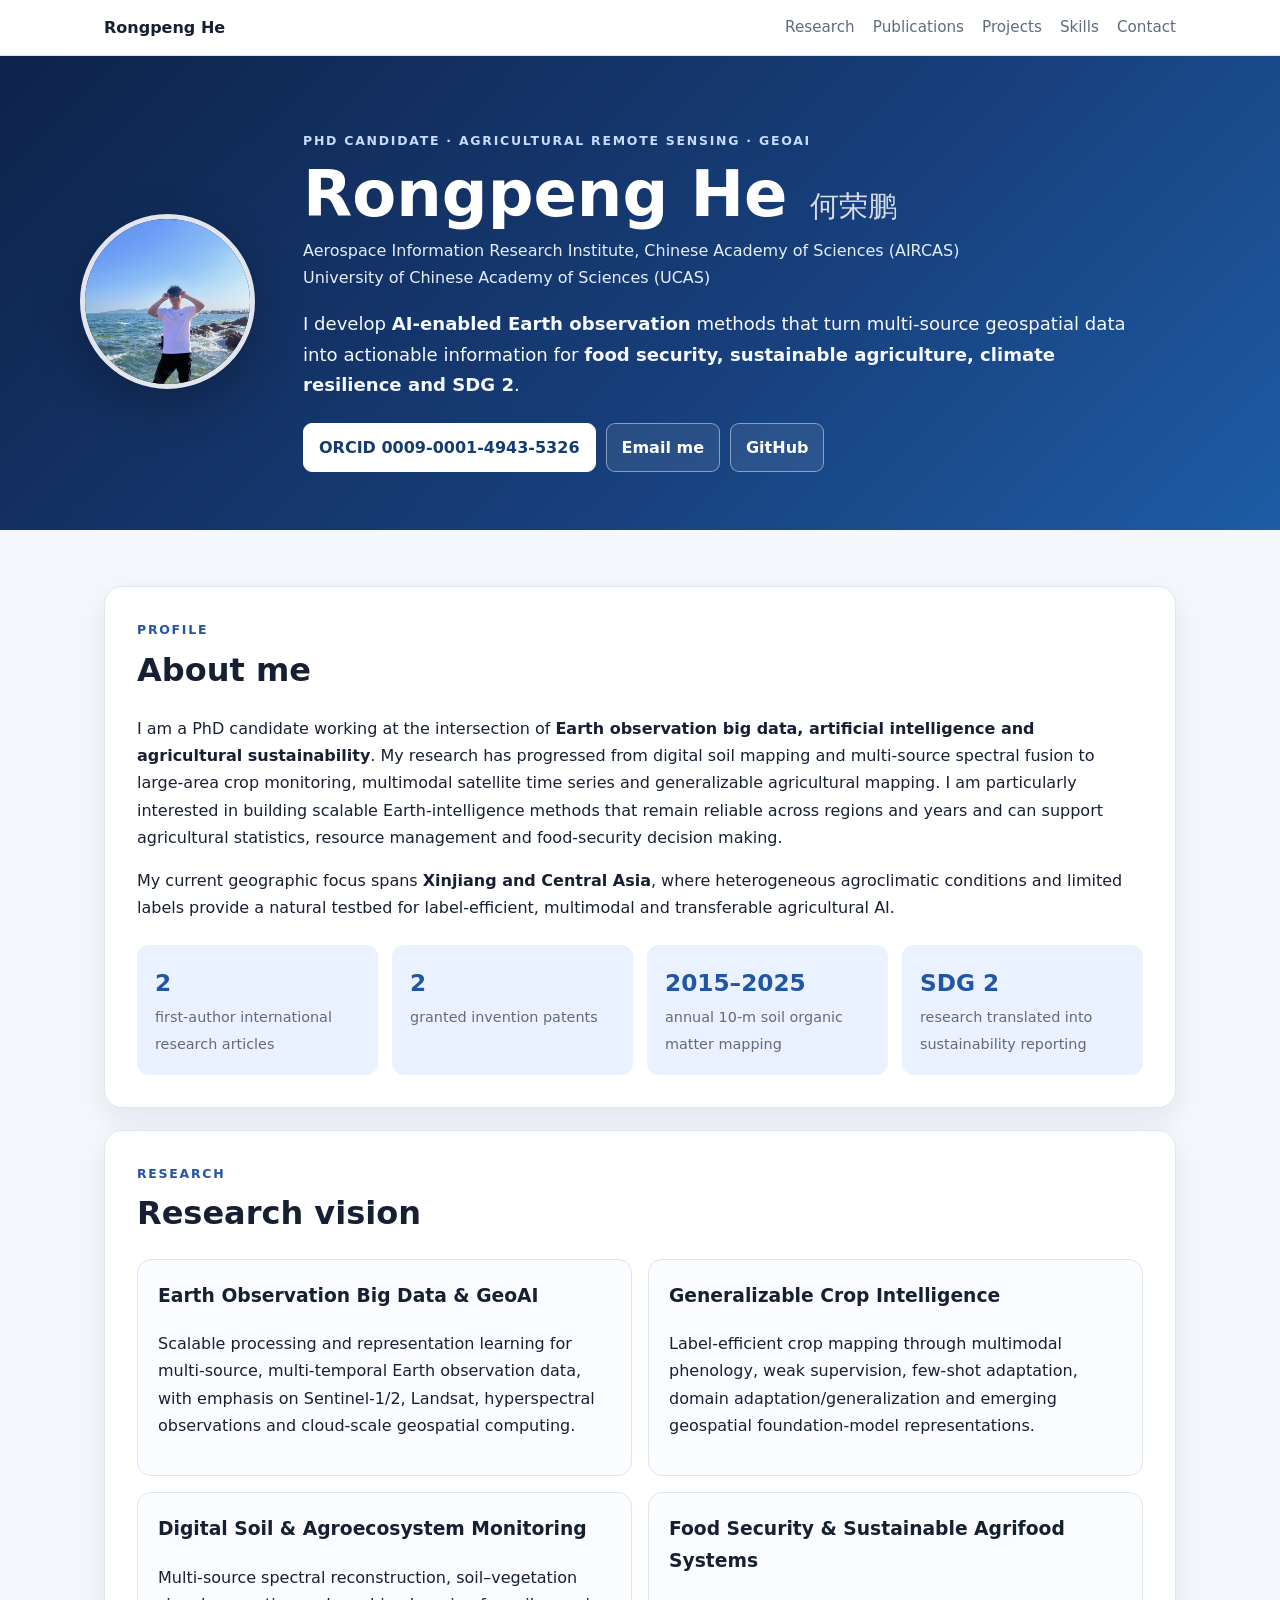
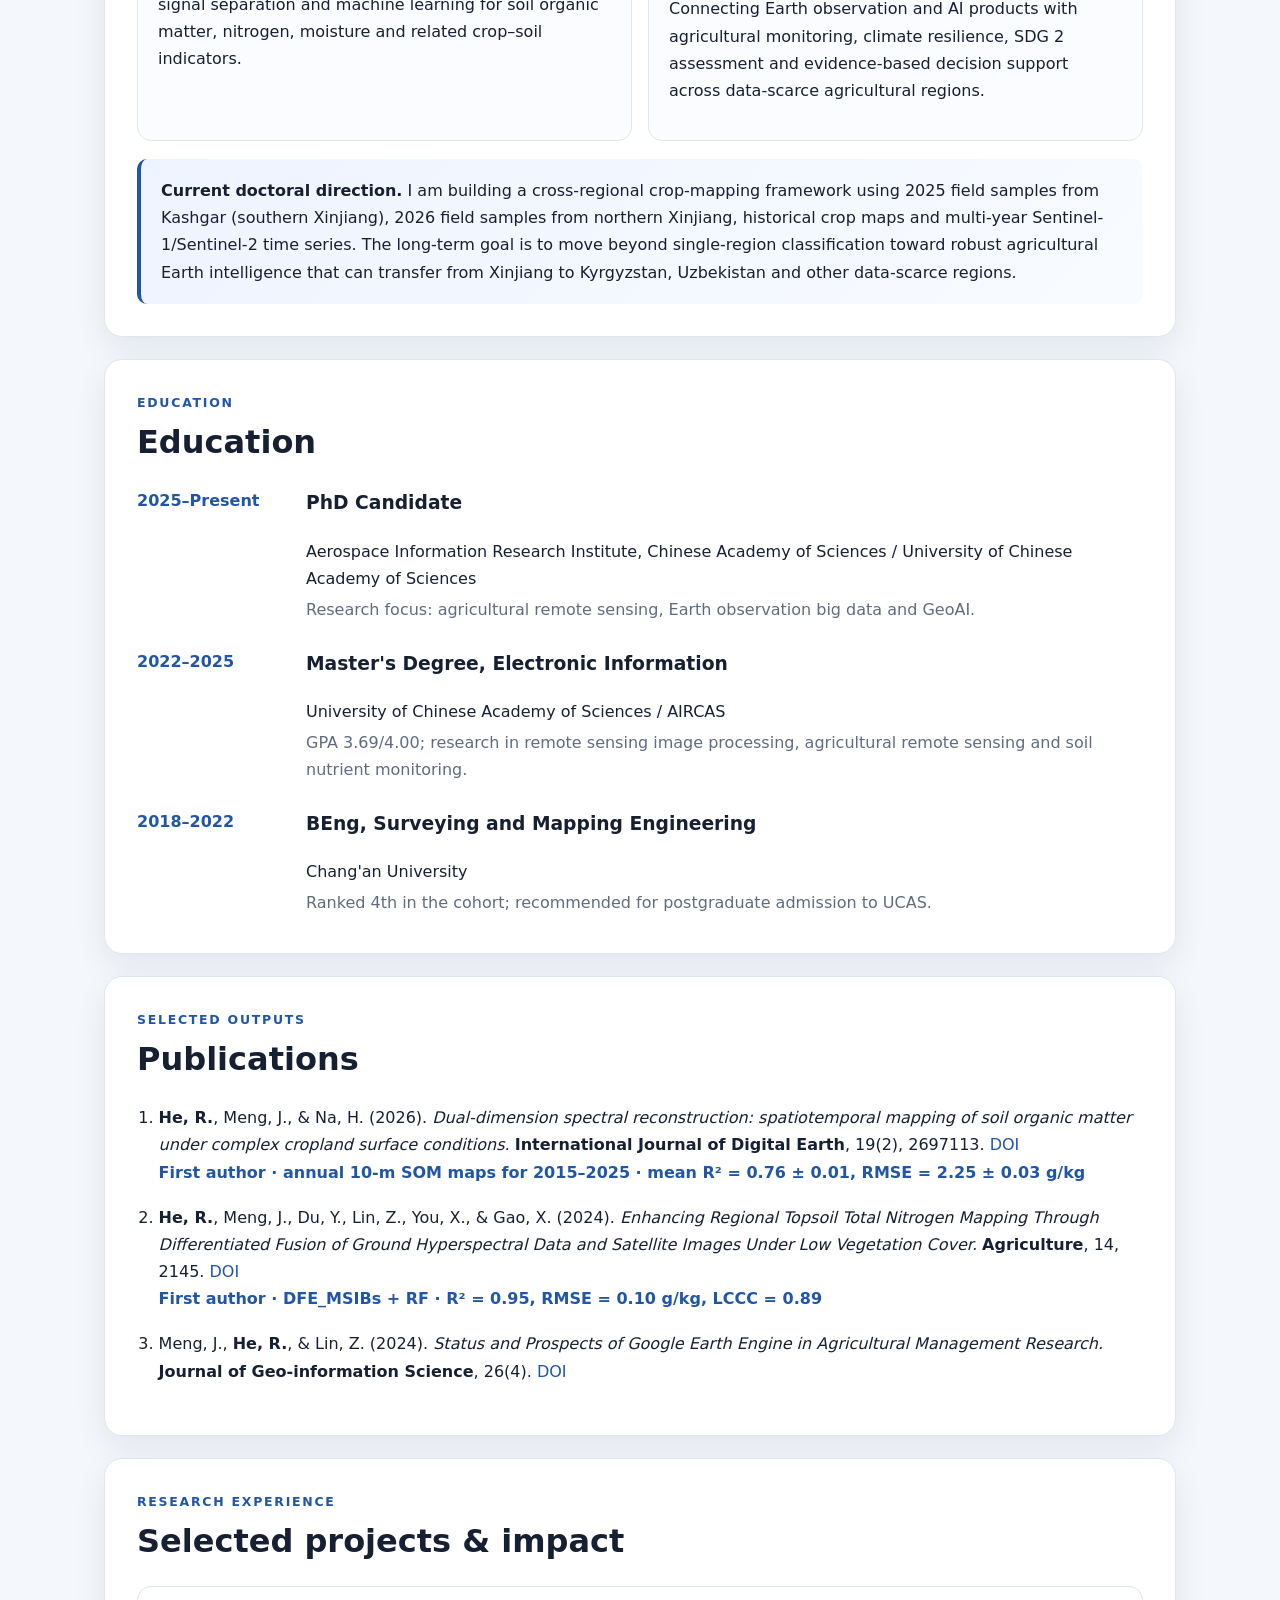
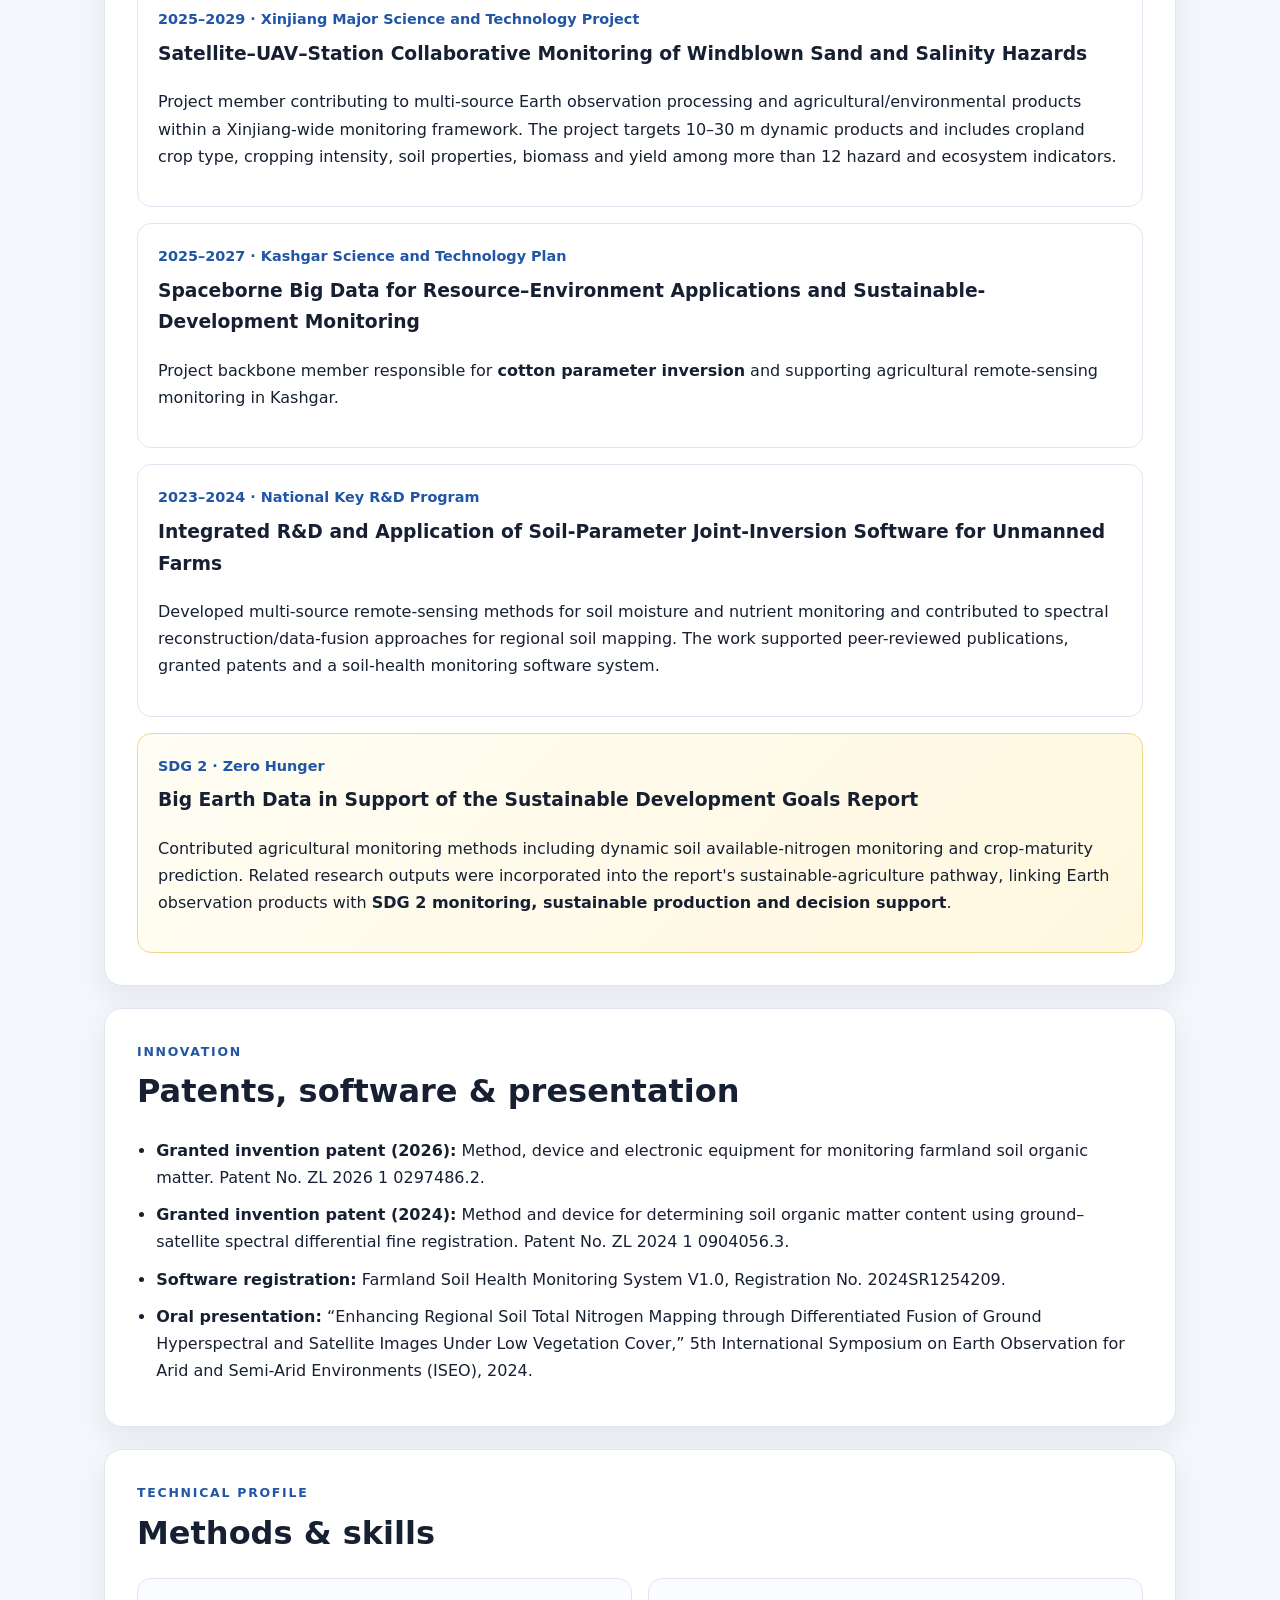
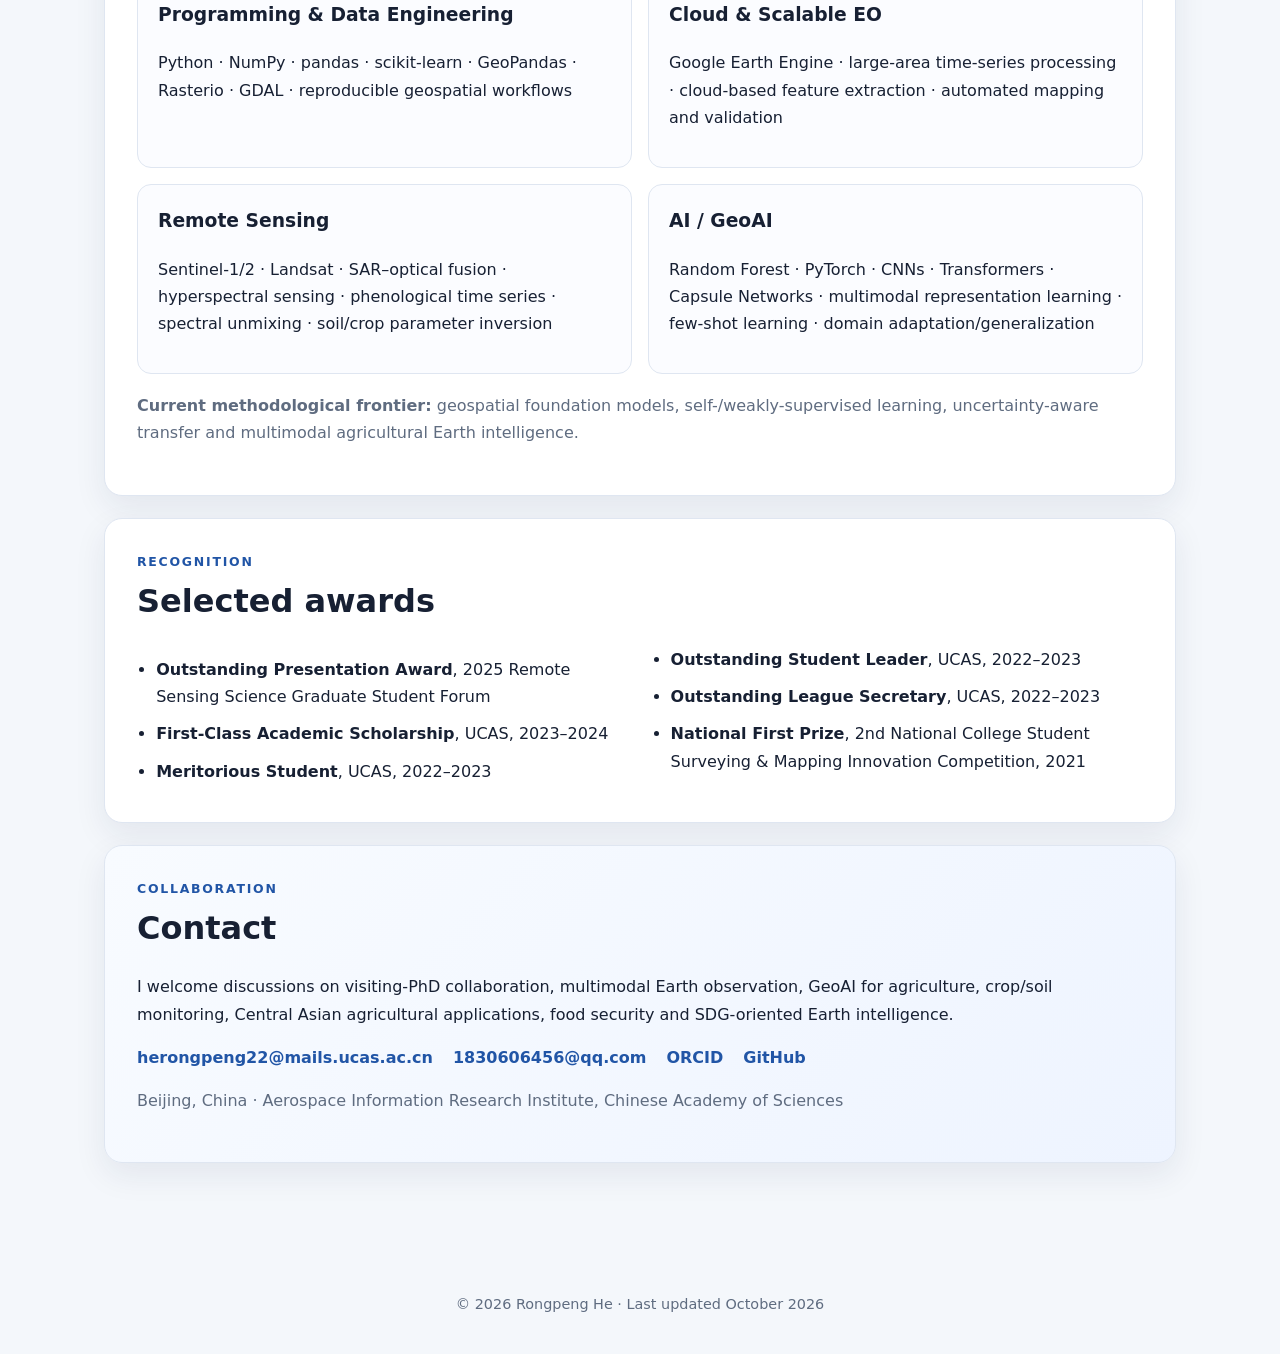
<file: index.html>
<!DOCTYPE html>
<html lang="en">
<head>
  <meta charset="UTF-8">
  <meta name="viewport" content="width=device-width, initial-scale=1.0">
  <meta name="description" content="Academic homepage of Rongpeng He, PhD candidate at the Aerospace Information Research Institute, Chinese Academy of Sciences and University of Chinese Academy of Sciences. Research: Earth observation, GeoAI, agricultural remote sensing, food security and sustainable agrifood systems.">
  <meta name="keywords" content="Rongpeng He, agricultural remote sensing, Earth observation, GeoAI, crop mapping, digital soil mapping, food security, SDG 2, sustainable agriculture, Sentinel, Google Earth Engine">
  <meta name="author" content="Rongpeng He">
  <title>Rongpeng He | Earth Observation · GeoAI · Sustainable Agriculture</title>
  <link rel="stylesheet" href="styles.css">
</head>
<body>
  <nav class="topnav" aria-label="Primary navigation">
    <div class="nav-inner">
      <a class="brand" href="#top">Rongpeng He</a>
      <div class="nav-links">
        <a href="#research">Research</a>
        <a href="#publications">Publications</a>
        <a href="#projects">Projects</a>
        <a href="#skills">Skills</a>
        <a href="#contact">Contact</a>
      </div>
    </div>
  </nav>

  <header id="top" class="hero">
    <div class="hero-inner">
      <img src="profile.jpg" alt="Portrait of Rongpeng He" class="profile-pic">
      <div class="hero-copy">
        <p class="eyebrow">PhD Candidate · Agricultural Remote Sensing · GeoAI</p>
        <h1>Rongpeng He <span class="cn-name">何荣鹏</span></h1>
        <p class="affiliation">Aerospace Information Research Institute, Chinese Academy of Sciences (AIRCAS)<br>University of Chinese Academy of Sciences (UCAS)</p>
        <p class="hero-statement">I develop <strong>AI-enabled Earth observation</strong> methods that turn multi-source geospatial data into actionable information for <strong>food security, sustainable agriculture, climate resilience and SDG 2</strong>.</p>
        <div class="hero-actions">
          <a class="button primary" href="https://orcid.org/0009-0001-4943-5326" target="_blank" rel="noopener">ORCID 0009-0001-4943-5326</a>
          <a class="button" href="mailto:herongpeng22@mails.ucas.ac.cn">Email me</a>
          <a class="button" href="https://github.com/Hrp1204" target="_blank" rel="noopener">GitHub</a>
        </div>
      </div>
    </div>
  </header>

  <main>
    <section class="intro section-card">
      <div class="section-heading">
        <p class="section-kicker">PROFILE</p>
        <h2>About me</h2>
      </div>
      <p>I am a PhD candidate working at the intersection of <strong>Earth observation big data, artificial intelligence and agricultural sustainability</strong>. My research has progressed from digital soil mapping and multi-source spectral fusion to large-area crop monitoring, multimodal satellite time series and generalizable agricultural mapping. I am particularly interested in building scalable Earth-intelligence methods that remain reliable across regions and years and can support agricultural statistics, resource management and food-security decision making.</p>
      <p>My current geographic focus spans <strong>Xinjiang and Central Asia</strong>, where heterogeneous agroclimatic conditions and limited labels provide a natural testbed for label-efficient, multimodal and transferable agricultural AI.</p>
      <div class="stats">
        <div><strong>2</strong><span>first-author international research articles</span></div>
        <div><strong>2</strong><span>granted invention patents</span></div>
        <div><strong>2015–2025</strong><span>annual 10-m soil organic matter mapping</span></div>
        <div><strong>SDG 2</strong><span>research translated into sustainability reporting</span></div>
      </div>
    </section>

    <section id="research" class="section-card">
      <div class="section-heading">
        <p class="section-kicker">RESEARCH</p>
        <h2>Research vision</h2>
      </div>
      <div class="research-grid">
        <article>
          <h3>Earth Observation Big Data & GeoAI</h3>
          <p>Scalable processing and representation learning for multi-source, multi-temporal Earth observation data, with emphasis on Sentinel-1/2, Landsat, hyperspectral observations and cloud-scale geospatial computing.</p>
        </article>
        <article>
          <h3>Generalizable Crop Intelligence</h3>
          <p>Label-efficient crop mapping through multimodal phenology, weak supervision, few-shot adaptation, domain adaptation/generalization and emerging geospatial foundation-model representations.</p>
        </article>
        <article>
          <h3>Digital Soil & Agroecosystem Monitoring</h3>
          <p>Multi-source spectral reconstruction, soil–vegetation signal separation and machine learning for soil organic matter, nitrogen, moisture and related crop–soil indicators.</p>
        </article>
        <article>
          <h3>Food Security & Sustainable Agrifood Systems</h3>
          <p>Connecting Earth observation and AI products with agricultural monitoring, climate resilience, SDG 2 assessment and evidence-based decision support across data-scarce agricultural regions.</p>
        </article>
      </div>
      <div class="focus-box">
        <strong>Current doctoral direction.</strong> I am building a cross-regional crop-mapping framework using 2025 field samples from Kashgar (southern Xinjiang), 2026 field samples from northern Xinjiang, historical crop maps and multi-year Sentinel-1/Sentinel-2 time series. The long-term goal is to move beyond single-region classification toward robust agricultural Earth intelligence that can transfer from Xinjiang to Kyrgyzstan, Uzbekistan and other data-scarce regions.
      </div>
    </section>

    <section id="education" class="section-card">
      <div class="section-heading">
        <p class="section-kicker">EDUCATION</p>
        <h2>Education</h2>
      </div>
      <div class="timeline">
        <div class="timeline-item">
          <div class="time">2025–Present</div>
          <div><h3>PhD Candidate</h3><p>Aerospace Information Research Institute, Chinese Academy of Sciences / University of Chinese Academy of Sciences</p><p class="muted">Research focus: agricultural remote sensing, Earth observation big data and GeoAI.</p></div>
        </div>
        <div class="timeline-item">
          <div class="time">2022–2025</div>
          <div><h3>Master's Degree, Electronic Information</h3><p>University of Chinese Academy of Sciences / AIRCAS</p><p class="muted">GPA 3.69/4.00; research in remote sensing image processing, agricultural remote sensing and soil nutrient monitoring.</p></div>
        </div>
        <div class="timeline-item">
          <div class="time">2018–2022</div>
          <div><h3>BEng, Surveying and Mapping Engineering</h3><p>Chang'an University</p><p class="muted">Ranked 4th in the cohort; recommended for postgraduate admission to UCAS.</p></div>
        </div>
      </div>
    </section>

    <section id="publications" class="section-card">
      <div class="section-heading">
        <p class="section-kicker">SELECTED OUTPUTS</p>
        <h2>Publications</h2>
      </div>
      <ol class="publication-list">
        <li><strong>He, R.</strong>, Meng, J., & Na, H. (2026). <em>Dual-dimension spectral reconstruction: spatiotemporal mapping of soil organic matter under complex cropland surface conditions.</em> <strong>International Journal of Digital Earth</strong>, 19(2), 2697113. <a href="https://doi.org/10.1080/17538947.2026.2697113" target="_blank" rel="noopener">DOI</a><br><span class="highlight">First author · annual 10-m SOM maps for 2015–2025 · mean R² = 0.76 ± 0.01, RMSE = 2.25 ± 0.03 g/kg</span></li>
        <li><strong>He, R.</strong>, Meng, J., Du, Y., Lin, Z., You, X., & Gao, X. (2024). <em>Enhancing Regional Topsoil Total Nitrogen Mapping Through Differentiated Fusion of Ground Hyperspectral Data and Satellite Images Under Low Vegetation Cover.</em> <strong>Agriculture</strong>, 14, 2145. <a href="https://doi.org/10.3390/agriculture14122145" target="_blank" rel="noopener">DOI</a><br><span class="highlight">First author · DFE_MSIBs + RF · R² = 0.95, RMSE = 0.10 g/kg, LCCC = 0.89</span></li>
        <li>Meng, J., <strong>He, R.</strong>, & Lin, Z. (2024). <em>Status and Prospects of Google Earth Engine in Agricultural Management Research.</em> <strong>Journal of Geo-information Science</strong>, 26(4). <a href="https://doi.org/10.12082/dqxxkx.2024.230760" target="_blank" rel="noopener">DOI</a></li>
      </ol>
    </section>

    <section id="projects" class="section-card">
      <div class="section-heading">
        <p class="section-kicker">RESEARCH EXPERIENCE</p>
        <h2>Selected projects & impact</h2>
      </div>
      <div class="project-list">
        <article class="project">
          <div class="project-meta">2025–2029 · Xinjiang Major Science and Technology Project</div>
          <h3>Satellite–UAV–Station Collaborative Monitoring of Windblown Sand and Salinity Hazards</h3>
          <p>Project member contributing to multi-source Earth observation processing and agricultural/environmental products within a Xinjiang-wide monitoring framework. The project targets 10–30 m dynamic products and includes cropland crop type, cropping intensity, soil properties, biomass and yield among more than 12 hazard and ecosystem indicators.</p>
        </article>
        <article class="project">
          <div class="project-meta">2025–2027 · Kashgar Science and Technology Plan</div>
          <h3>Spaceborne Big Data for Resource–Environment Applications and Sustainable-Development Monitoring</h3>
          <p>Project backbone member responsible for <strong>cotton parameter inversion</strong> and supporting agricultural remote-sensing monitoring in Kashgar.</p>
        </article>
        <article class="project">
          <div class="project-meta">2023–2024 · National Key R&D Program</div>
          <h3>Integrated R&D and Application of Soil-Parameter Joint-Inversion Software for Unmanned Farms</h3>
          <p>Developed multi-source remote-sensing methods for soil moisture and nutrient monitoring and contributed to spectral reconstruction/data-fusion approaches for regional soil mapping. The work supported peer-reviewed publications, granted patents and a soil-health monitoring software system.</p>
        </article>
        <article class="project featured-project">
          <div class="project-meta">SDG 2 · Zero Hunger</div>
          <h3>Big Earth Data in Support of the Sustainable Development Goals Report</h3>
          <p>Contributed agricultural monitoring methods including dynamic soil available-nitrogen monitoring and crop-maturity prediction. Related research outputs were incorporated into the report's sustainable-agriculture pathway, linking Earth observation products with <strong>SDG 2 monitoring, sustainable production and decision support</strong>.</p>
        </article>
      </div>
    </section>

    <section id="patents" class="section-card">
      <div class="section-heading">
        <p class="section-kicker">INNOVATION</p>
        <h2>Patents, software & presentation</h2>
      </div>
      <ul class="clean-list">
        <li><strong>Granted invention patent (2026):</strong> Method, device and electronic equipment for monitoring farmland soil organic matter. Patent No. ZL 2026 1 0297486.2.</li>
        <li><strong>Granted invention patent (2024):</strong> Method and device for determining soil organic matter content using ground–satellite spectral differential fine registration. Patent No. ZL 2024 1 0904056.3.</li>
        <li><strong>Software registration:</strong> Farmland Soil Health Monitoring System V1.0, Registration No. 2024SR1254209.</li>
        <li><strong>Oral presentation:</strong> “Enhancing Regional Soil Total Nitrogen Mapping through Differentiated Fusion of Ground Hyperspectral and Satellite Images Under Low Vegetation Cover,” 5th International Symposium on Earth Observation for Arid and Semi-Arid Environments (ISEO), 2024.</li>
      </ul>
    </section>

    <section id="skills" class="section-card">
      <div class="section-heading">
        <p class="section-kicker">TECHNICAL PROFILE</p>
        <h2>Methods & skills</h2>
      </div>
      <div class="skill-grid">
        <div><h3>Programming & Data Engineering</h3><p>Python · NumPy · pandas · scikit-learn · GeoPandas · Rasterio · GDAL · reproducible geospatial workflows</p></div>
        <div><h3>Cloud & Scalable EO</h3><p>Google Earth Engine · large-area time-series processing · cloud-based feature extraction · automated mapping and validation</p></div>
        <div><h3>Remote Sensing</h3><p>Sentinel-1/2 · Landsat · SAR–optical fusion · hyperspectral sensing · phenological time series · spectral unmixing · soil/crop parameter inversion</p></div>
        <div><h3>AI / GeoAI</h3><p>Random Forest · PyTorch · CNNs · Transformers · Capsule Networks · multimodal representation learning · few-shot learning · domain adaptation/generalization</p></div>
      </div>
      <p class="muted method-note"><strong>Current methodological frontier:</strong> geospatial foundation models, self-/weakly-supervised learning, uncertainty-aware transfer and multimodal agricultural Earth intelligence.</p>
    </section>

    <section id="awards" class="section-card">
      <div class="section-heading">
        <p class="section-kicker">RECOGNITION</p>
        <h2>Selected awards</h2>
      </div>
      <ul class="clean-list two-col">
        <li><strong>Outstanding Presentation Award</strong>, 2025 Remote Sensing Science Graduate Student Forum</li>
        <li><strong>First-Class Academic Scholarship</strong>, UCAS, 2023–2024</li>
        <li><strong>Meritorious Student</strong>, UCAS, 2022–2023</li>
        <li><strong>Outstanding Student Leader</strong>, UCAS, 2022–2023</li>
        <li><strong>Outstanding League Secretary</strong>, UCAS, 2022–2023</li>
        <li><strong>National First Prize</strong>, 2nd National College Student Surveying & Mapping Innovation Competition, 2021</li>
      </ul>
    </section>

    <section id="contact" class="section-card contact-card">
      <div class="section-heading">
        <p class="section-kicker">COLLABORATION</p>
        <h2>Contact</h2>
      </div>
      <p>I welcome discussions on visiting-PhD collaboration, multimodal Earth observation, GeoAI for agriculture, crop/soil monitoring, Central Asian agricultural applications, food security and SDG-oriented Earth intelligence.</p>
      <div class="contact-links">
        <a href="mailto:herongpeng22@mails.ucas.ac.cn">herongpeng22@mails.ucas.ac.cn</a>
        <a href="mailto:1830606456@qq.com">1830606456@qq.com</a>
        <a href="https://orcid.org/0009-0001-4943-5326" target="_blank" rel="noopener">ORCID</a>
        <a href="https://github.com/Hrp1204" target="_blank" rel="noopener">GitHub</a>
      </div>
      <p class="muted">Beijing, China · Aerospace Information Research Institute, Chinese Academy of Sciences</p>
    </section>
  </main>

  <footer>
    <p>© 2026 Rongpeng He · Last updated October 2026</p>
  </footer>
</body>
</html>
</file>
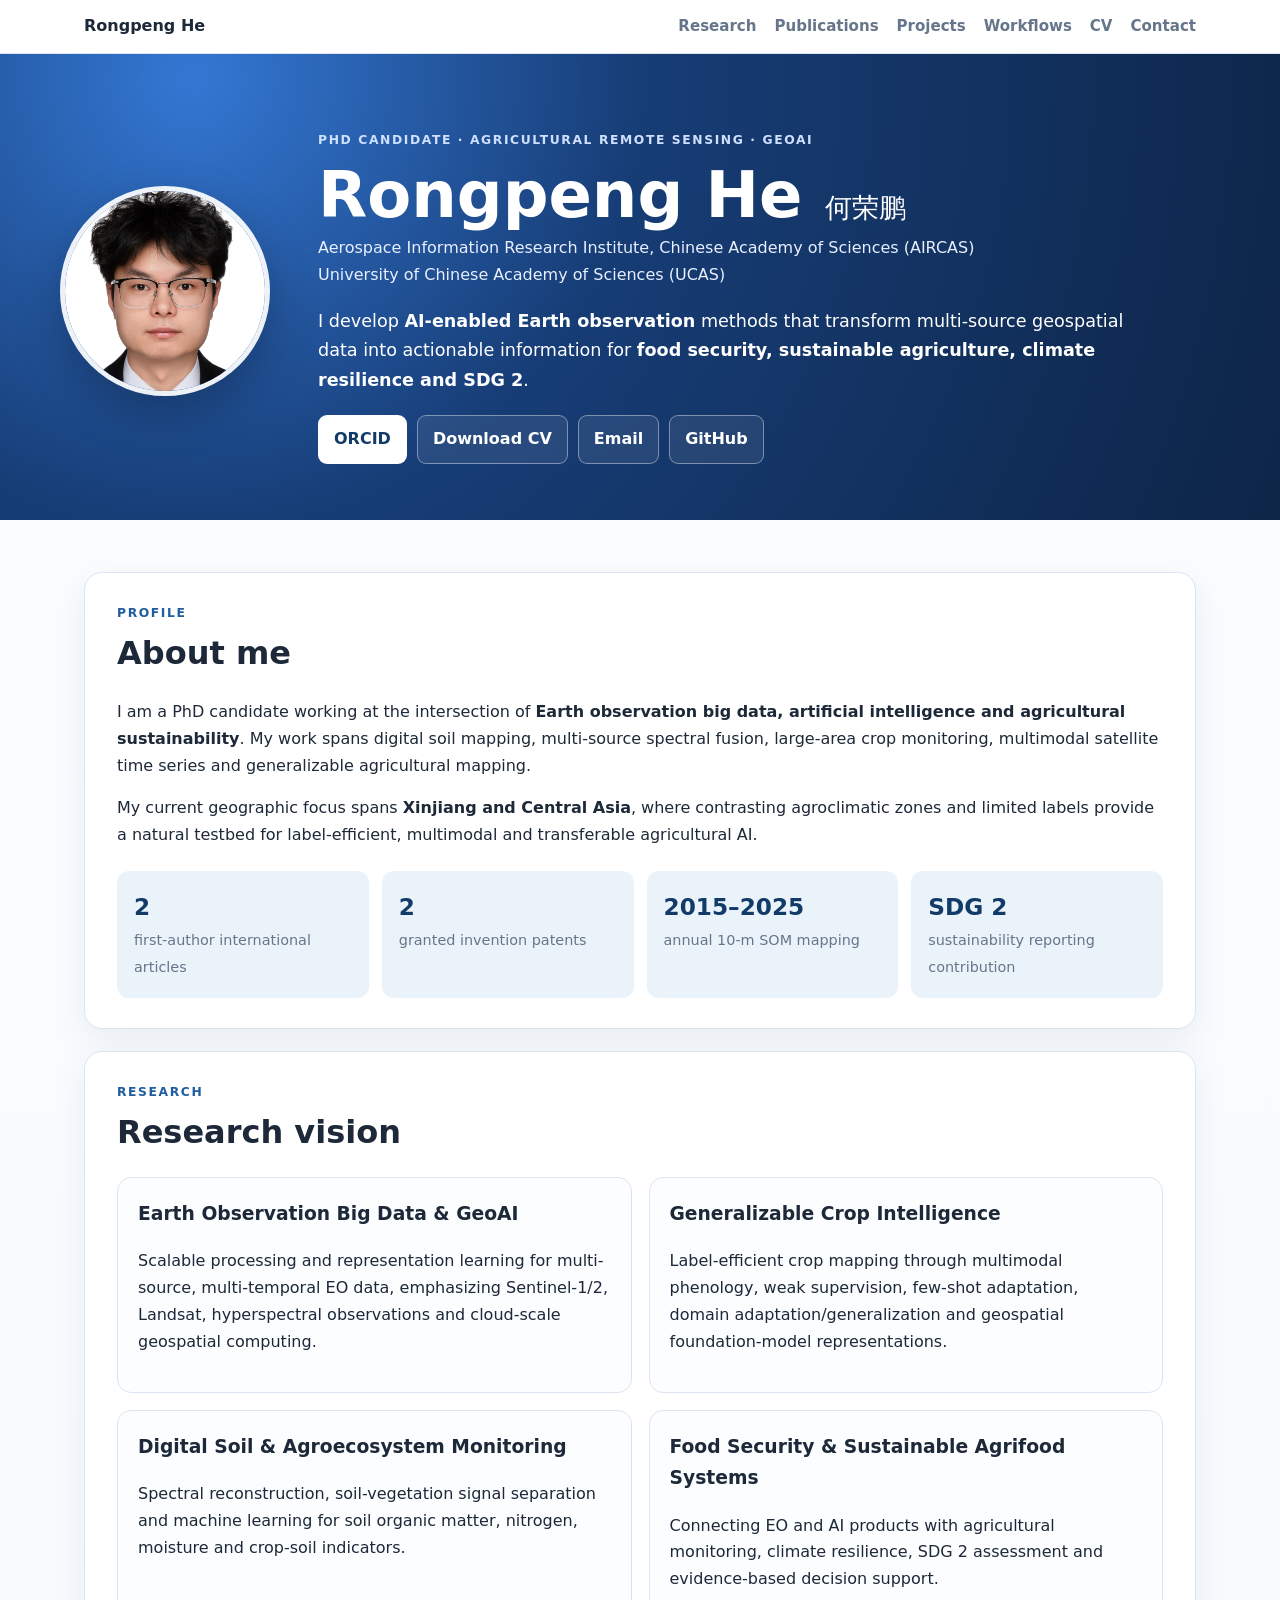
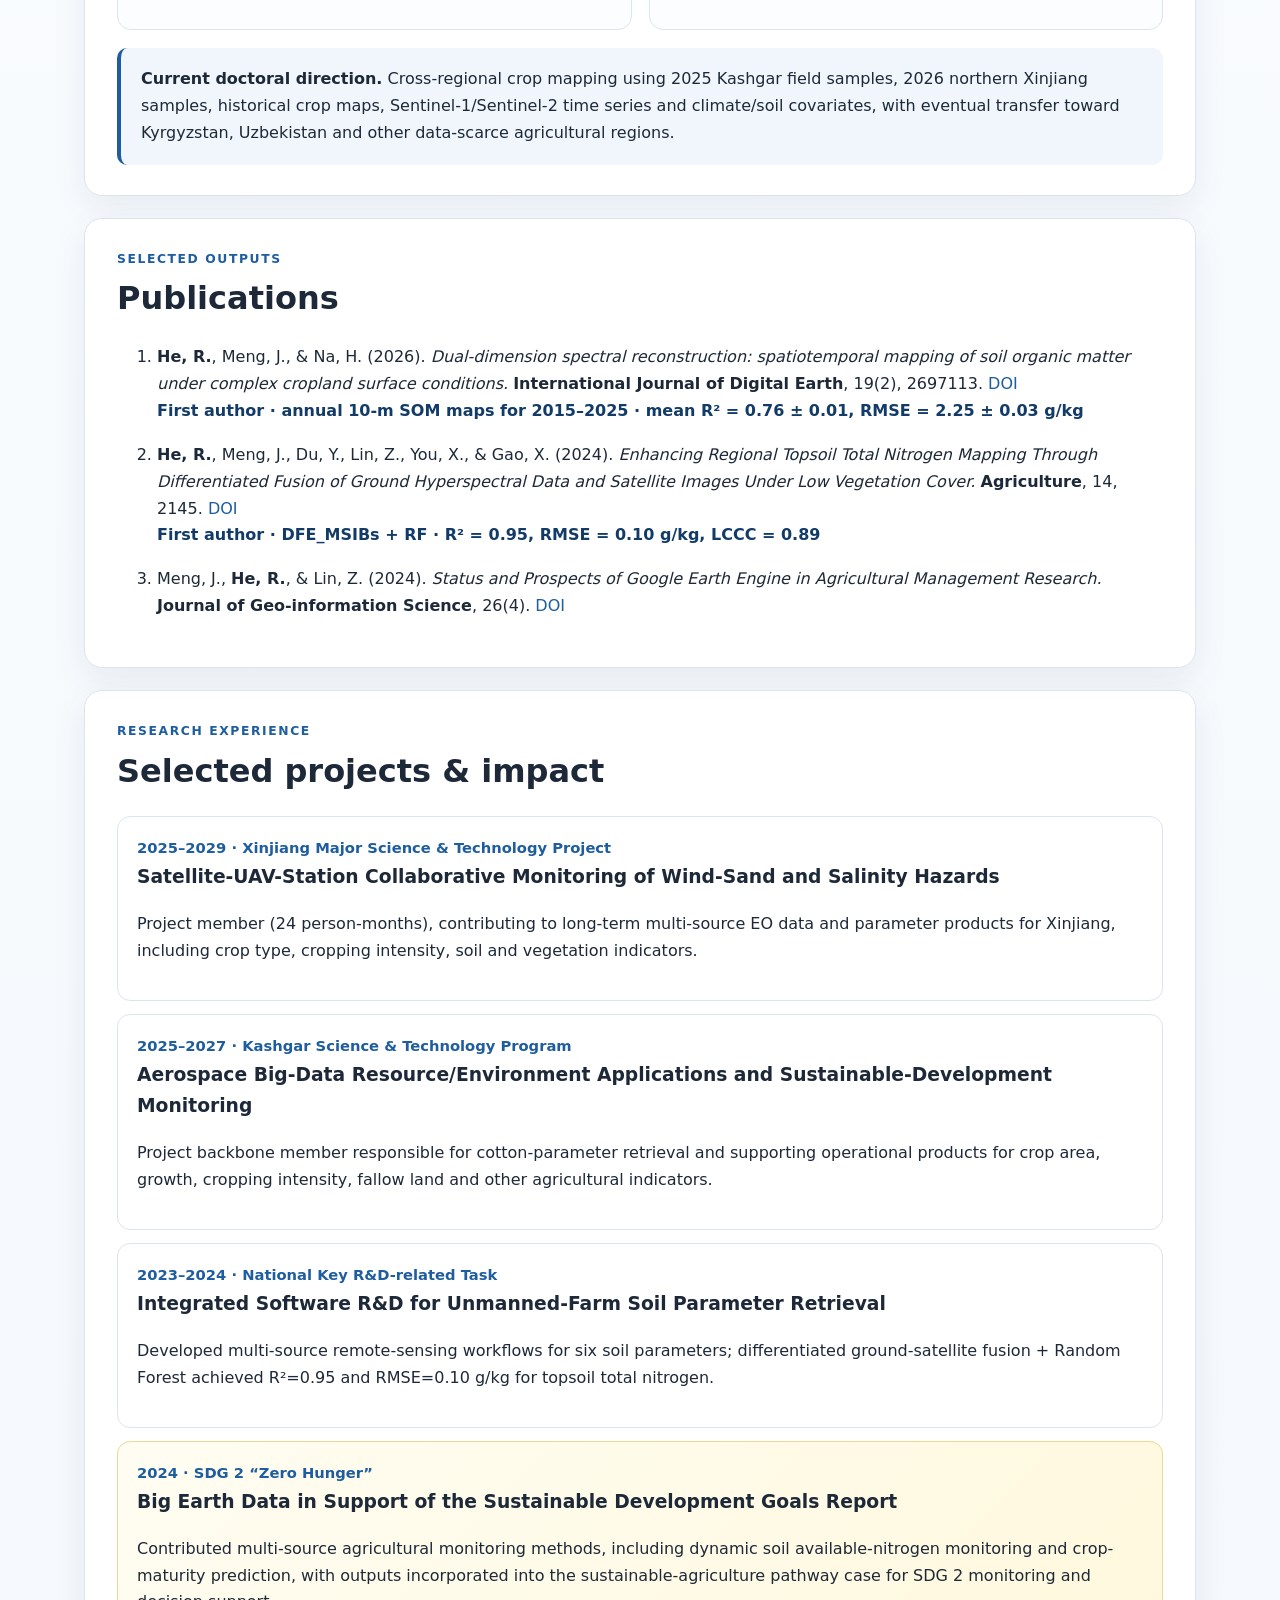
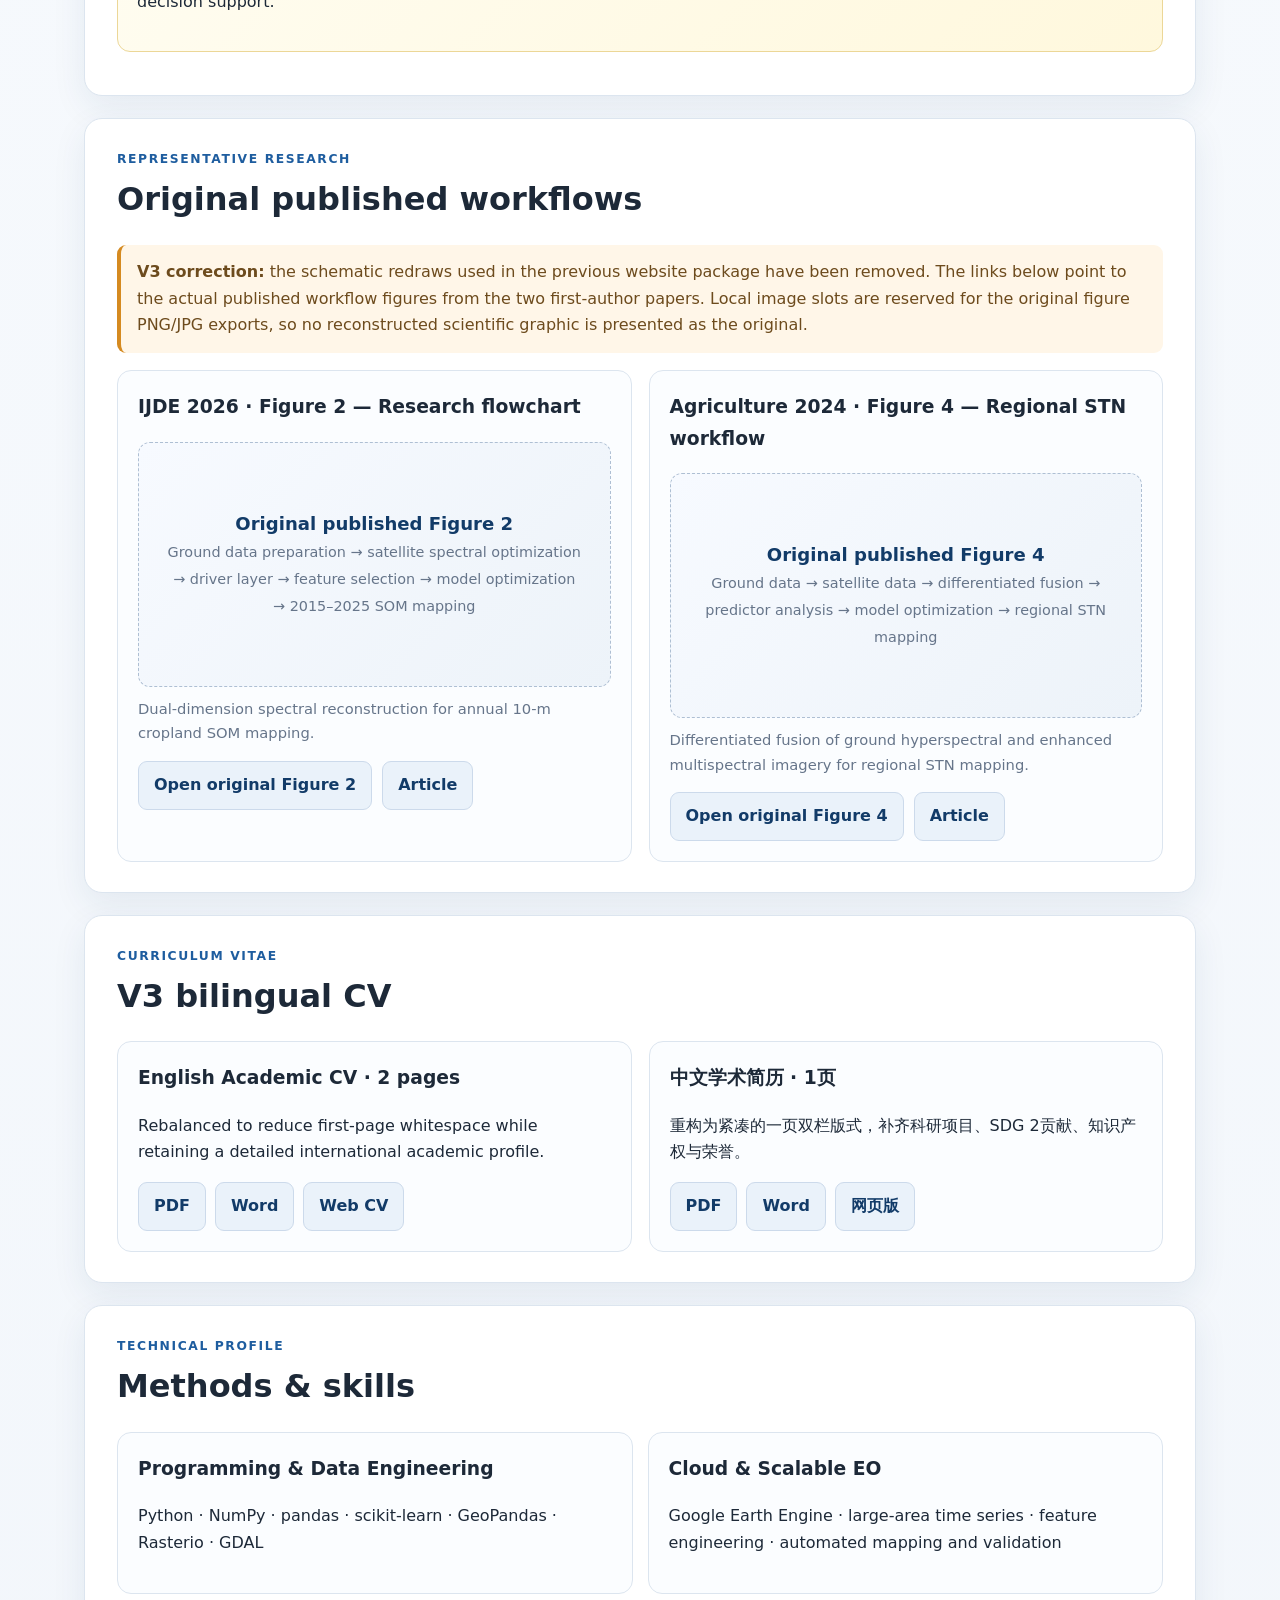
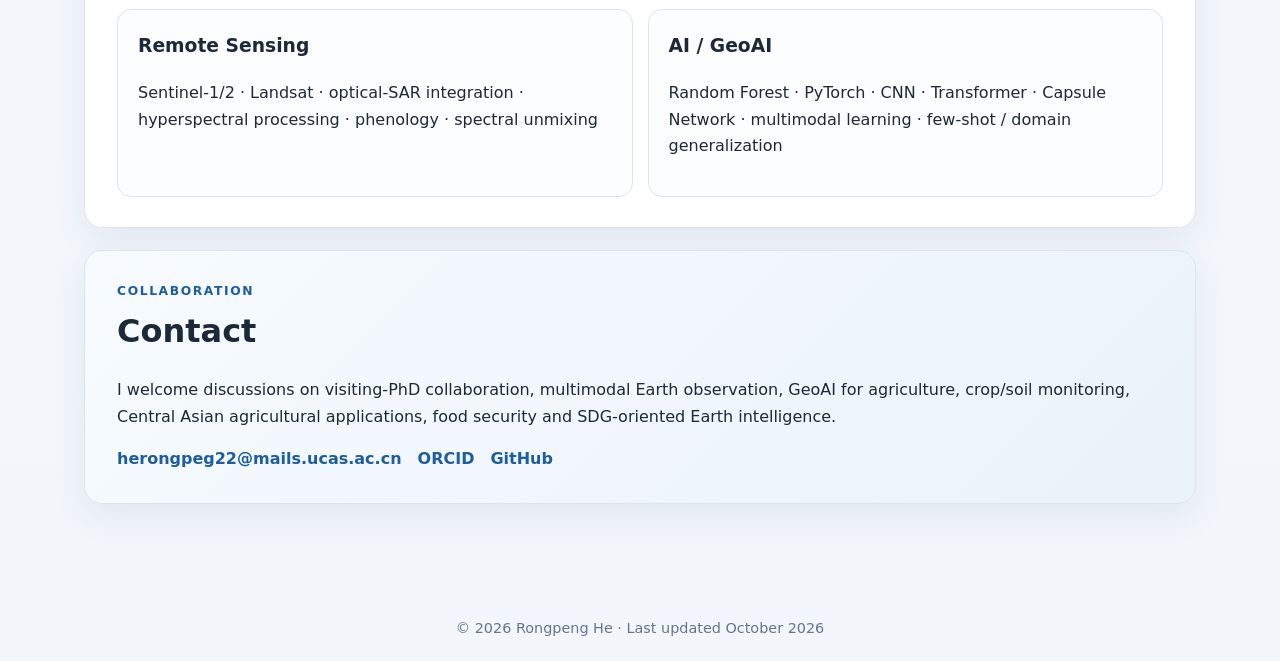
<file: docs/index.html>
<!doctype html><html lang="en"><head><meta charset="utf-8"><meta name="viewport" content="width=device-width,initial-scale=1"><meta name="description" content="Academic homepage of Rongpeng He, PhD candidate in agricultural remote sensing, GeoAI, food security and sustainable agrifood systems."><title>Rongpeng He | Earth Observation · GeoAI · Food Security</title><style>
:root{--bg:#f3f6fb;--card:#fff;--text:#1d2938;--muted:#66758a;--blue:#1e5d9f;--dark:#123b68;--soft:#eaf2fa;--line:#dce5ef;--gold:#a56b15;--shadow:0 12px 34px rgba(30,61,98,.08)}
*{box-sizing:border-box}html{scroll-behavior:smooth}body{margin:0;font-family:Inter,ui-sans-serif,system-ui,-apple-system,"Segoe UI",Arial,sans-serif;color:var(--text);background:linear-gradient(180deg,#fbfdff,#f2f6fb);line-height:1.68}a{color:var(--blue);text-decoration:none}a:hover{text-decoration:underline}
nav{position:sticky;top:0;z-index:10;background:rgba(255,255,255,.94);backdrop-filter:blur(12px);border-bottom:1px solid var(--line)}.nav{max-width:1160px;margin:auto;padding:13px 24px;display:flex;justify-content:space-between;align-items:center}.brand{font-weight:800;color:var(--text)}.links{display:flex;gap:18px;flex-wrap:wrap}.links a{color:var(--muted);font-size:.94rem;font-weight:650}
.hero{background:radial-gradient(circle at 15% 5%,#3478d4,#173d76 38%,#0d2547 100%);color:#fff;padding:64px 24px 56px}.hero-inner{max-width:1160px;margin:auto;display:grid;grid-template-columns:220px 1fr;gap:38px;align-items:center}.portrait{width:210px;height:210px;object-fit:cover;object-position:center 23%;border-radius:50%;border:5px solid rgba(255,255,255,.92);box-shadow:0 18px 45px rgba(0,0,0,.25)}.eyebrow,.kicker{text-transform:uppercase;letter-spacing:.13em;font-size:.77rem;font-weight:800}.eyebrow{color:#cfe0ff}.hero h1{font-size:clamp(2.5rem,5vw,4.35rem);line-height:1.03;margin:6px 0}.cn{font-size:.42em;font-weight:550}.aff{color:#e8efff;margin:.4rem 0 1rem}.lead{font-size:1.1rem;max-width:850px}.actions{display:flex;gap:10px;flex-wrap:wrap;margin-top:20px}.btn{display:inline-flex;padding:10px 15px;border-radius:9px;font-weight:700;border:1px solid rgba(255,255,255,.4);color:#fff;background:rgba(255,255,255,.08)}.btn.primary{background:#fff;color:var(--dark)}.btn.light{background:var(--soft);border:1px solid #ccdaeb;color:var(--dark)}.btn:hover{text-decoration:none}
main{max-width:1160px;margin:auto;padding:30px 24px 70px}.section{background:var(--card);border:1px solid var(--line);border-radius:18px;padding:30px 32px;margin:22px 0;box-shadow:var(--shadow)}.kicker{color:var(--blue);margin:0}.section h2{font-size:2rem;margin:3px 0 18px}.section h3{margin-top:0}.muted{color:var(--muted)}.grid2{display:grid;grid-template-columns:repeat(2,minmax(0,1fr));gap:17px}.card{padding:20px;border:1px solid var(--line);border-radius:14px;background:#fbfdff}.stats{display:grid;grid-template-columns:repeat(4,1fr);gap:13px;margin-top:22px}.stat{padding:17px;background:var(--soft);border-radius:12px}.stat strong{display:block;font-size:1.45rem;color:var(--dark)}.stat span{font-size:.9rem;color:var(--muted)}.focus{margin-top:18px;padding:18px 20px;border-left:4px solid var(--blue);border-radius:10px;background:#f1f6fc}.project{padding:19px;border:1px solid var(--line);border-radius:13px;margin:13px 0}.project-meta{font-size:.92rem;color:var(--blue);font-weight:750}.sdg{background:linear-gradient(135deg,#fffdf2,#fff8dd);border-color:#ecd797}.pubs li{margin-bottom:17px}.result{color:var(--dark);font-weight:700}
.workflow-card{overflow:hidden}.figure-window{min-height:245px;border:1px dashed #aebfd3;border-radius:12px;background:linear-gradient(135deg,#f7faff,#edf3f9);display:flex;align-items:center;justify-content:center;text-align:center;padding:26px}.figure-window strong{font-size:1.13rem;color:var(--dark)}.fig-caption{font-size:.92rem;color:var(--muted);margin-top:10px}.figure-actions{display:flex;gap:10px;flex-wrap:wrap;margin-top:13px}.notice{padding:14px 16px;background:#fff6e8;border-left:4px solid #d58a20;border-radius:9px;color:#6d4b1d}
.cvactions{display:flex;gap:9px;flex-wrap:wrap;margin-top:14px}.skills{display:grid;grid-template-columns:repeat(2,1fr);gap:15px}.contact{background:linear-gradient(135deg,#f7fbff,#eaf2fa)}.contact-links{display:flex;gap:16px;flex-wrap:wrap;font-weight:700}.small{font-size:.9rem;color:var(--muted)}footer{text-align:center;color:var(--muted);font-size:.9rem;padding:20px}
@media(max-width:850px){.links{display:none}.hero-inner{grid-template-columns:1fr;text-align:center}.portrait{margin:auto}.actions,.contact-links{justify-content:center}.grid2,.skills,.stats{grid-template-columns:1fr}.section{padding:24px 20px}}
</style></head><body>
<nav><div class="nav"><a class="brand" href="#top">Rongpeng He</a><div class="links"><a href="#research">Research</a><a href="#publications">Publications</a><a href="#projects">Projects</a><a href="#workflows">Workflows</a><a href="#cv">CV</a><a href="#contact">Contact</a></div></div></nav>
<header id="top" class="hero"><div class="hero-inner"><img class="portrait" src="assets/profile_2inch.jpg" alt="Rongpeng He"><div><p class="eyebrow">PhD Candidate · Agricultural Remote Sensing · GeoAI</p><h1>Rongpeng He <span class="cn">何荣鹏</span></h1><p class="aff">Aerospace Information Research Institute, Chinese Academy of Sciences (AIRCAS)<br>University of Chinese Academy of Sciences (UCAS)</p><p class="lead">I develop <strong>AI-enabled Earth observation</strong> methods that transform multi-source geospatial data into actionable information for <strong>food security, sustainable agriculture, climate resilience and SDG 2</strong>.</p><div class="actions"><a class="btn primary" href="https://orcid.org/0009-0001-4943-5326" target="_blank">ORCID</a><a class="btn" href="#cv">Download CV</a><a class="btn" href="mailto:herongpeg22@mails.ucas.ac.cn">Email</a><a class="btn" href="https://github.com/Hrp1204" target="_blank">GitHub</a></div></div></div></header>
<main>
<section class="section"><p class="kicker">PROFILE</p><h2>About me</h2><p>I am a PhD candidate working at the intersection of <strong>Earth observation big data, artificial intelligence and agricultural sustainability</strong>. My work spans digital soil mapping, multi-source spectral fusion, large-area crop monitoring, multimodal satellite time series and generalizable agricultural mapping.</p><p>My current geographic focus spans <strong>Xinjiang and Central Asia</strong>, where contrasting agroclimatic zones and limited labels provide a natural testbed for label-efficient, multimodal and transferable agricultural AI.</p><div class="stats"><div class="stat"><strong>2</strong><span>first-author international articles</span></div><div class="stat"><strong>2</strong><span>granted invention patents</span></div><div class="stat"><strong>2015–2025</strong><span>annual 10-m SOM mapping</span></div><div class="stat"><strong>SDG 2</strong><span>sustainability reporting contribution</span></div></div></section>

<section id="research" class="section"><p class="kicker">RESEARCH</p><h2>Research vision</h2><div class="grid2">
<div class="card"><h3>Earth Observation Big Data & GeoAI</h3><p>Scalable processing and representation learning for multi-source, multi-temporal EO data, emphasizing Sentinel-1/2, Landsat, hyperspectral observations and cloud-scale geospatial computing.</p></div>
<div class="card"><h3>Generalizable Crop Intelligence</h3><p>Label-efficient crop mapping through multimodal phenology, weak supervision, few-shot adaptation, domain adaptation/generalization and geospatial foundation-model representations.</p></div>
<div class="card"><h3>Digital Soil & Agroecosystem Monitoring</h3><p>Spectral reconstruction, soil-vegetation signal separation and machine learning for soil organic matter, nitrogen, moisture and crop-soil indicators.</p></div>
<div class="card"><h3>Food Security & Sustainable Agrifood Systems</h3><p>Connecting EO and AI products with agricultural monitoring, climate resilience, SDG 2 assessment and evidence-based decision support.</p></div></div>
<div class="focus"><strong>Current doctoral direction.</strong> Cross-regional crop mapping using 2025 Kashgar field samples, 2026 northern Xinjiang samples, historical crop maps, Sentinel-1/Sentinel-2 time series and climate/soil covariates, with eventual transfer toward Kyrgyzstan, Uzbekistan and other data-scarce agricultural regions.</div></section>

<section id="publications" class="section"><p class="kicker">SELECTED OUTPUTS</p><h2>Publications</h2><ol class="pubs">
<li><strong>He, R.</strong>, Meng, J., & Na, H. (2026). <em>Dual-dimension spectral reconstruction: spatiotemporal mapping of soil organic matter under complex cropland surface conditions.</em> <strong>International Journal of Digital Earth</strong>, 19(2), 2697113. <a href="https://doi.org/10.1080/17538947.2026.2697113" target="_blank">DOI</a><br><span class="result">First author · annual 10-m SOM maps for 2015–2025 · mean R² = 0.76 ± 0.01, RMSE = 2.25 ± 0.03 g/kg</span></li>
<li><strong>He, R.</strong>, Meng, J., Du, Y., Lin, Z., You, X., & Gao, X. (2024). <em>Enhancing Regional Topsoil Total Nitrogen Mapping Through Differentiated Fusion of Ground Hyperspectral Data and Satellite Images Under Low Vegetation Cover.</em> <strong>Agriculture</strong>, 14, 2145. <a href="https://doi.org/10.3390/agriculture14122145" target="_blank">DOI</a><br><span class="result">First author · DFE_MSIBs + RF · R² = 0.95, RMSE = 0.10 g/kg, LCCC = 0.89</span></li>
<li>Meng, J., <strong>He, R.</strong>, & Lin, Z. (2024). <em>Status and Prospects of Google Earth Engine in Agricultural Management Research.</em> <strong>Journal of Geo-information Science</strong>, 26(4). <a href="https://doi.org/10.12082/dqxxkx.2024.230760" target="_blank">DOI</a></li></ol></section>

<section id="projects" class="section"><p class="kicker">RESEARCH EXPERIENCE</p><h2>Selected projects & impact</h2>
<div class="project"><div class="project-meta">2025–2029 · Xinjiang Major Science & Technology Project</div><h3>Satellite-UAV-Station Collaborative Monitoring of Wind-Sand and Salinity Hazards</h3><p>Project member (24 person-months), contributing to long-term multi-source EO data and parameter products for Xinjiang, including crop type, cropping intensity, soil and vegetation indicators.</p></div>
<div class="project"><div class="project-meta">2025–2027 · Kashgar Science & Technology Program</div><h3>Aerospace Big-Data Resource/Environment Applications and Sustainable-Development Monitoring</h3><p>Project backbone member responsible for cotton-parameter retrieval and supporting operational products for crop area, growth, cropping intensity, fallow land and other agricultural indicators.</p></div>
<div class="project"><div class="project-meta">2023–2024 · National Key R&D-related Task</div><h3>Integrated Software R&D for Unmanned-Farm Soil Parameter Retrieval</h3><p>Developed multi-source remote-sensing workflows for six soil parameters; differentiated ground-satellite fusion + Random Forest achieved R²=0.95 and RMSE=0.10 g/kg for topsoil total nitrogen.</p></div>
<div class="project sdg"><div class="project-meta">2024 · SDG 2 “Zero Hunger”</div><h3>Big Earth Data in Support of the Sustainable Development Goals Report</h3><p>Contributed multi-source agricultural monitoring methods, including dynamic soil available-nitrogen monitoring and crop-maturity prediction, with outputs incorporated into the sustainable-agriculture pathway case for SDG 2 monitoring and decision support.</p></div></section>

<section id="workflows" class="section"><p class="kicker">REPRESENTATIVE RESEARCH</p><h2>Original published workflows</h2>
<div class="notice"><strong>V3 correction:</strong> the schematic redraws used in the previous website package have been removed. The links below point to the actual published workflow figures from the two first-author papers. Local image slots are reserved for the original figure PNG/JPG exports, so no reconstructed scientific graphic is presented as the original.</div>
<div class="grid2" style="margin-top:17px">
<div class="card workflow-card"><h3>IJDE 2026 · Figure 2 — Research flowchart</h3><div class="figure-window"><div><strong>Original published Figure 2</strong><br><span class="small">Ground data preparation → satellite spectral optimization → driver layer → feature selection → model optimization → 2015–2025 SOM mapping</span></div></div><p class="fig-caption">Dual-dimension spectral reconstruction for annual 10-m cropland SOM mapping.</p><div class="figure-actions"><a class="btn light" href="https://www.researchgate.net/figure/Research-flowchart_fig2_409523624" target="_blank">Open original Figure 2</a><a class="btn light" href="https://doi.org/10.1080/17538947.2026.2697113" target="_blank">Article</a></div></div>
<div class="card workflow-card"><h3>Agriculture 2024 · Figure 4 — Regional STN workflow</h3><div class="figure-window"><div><strong>Original published Figure 4</strong><br><span class="small">Ground data → satellite data → differentiated fusion → predictor analysis → model optimization → regional STN mapping</span></div></div><p class="fig-caption">Differentiated fusion of ground hyperspectral and enhanced multispectral imagery for regional STN mapping.</p><div class="figure-actions"><a class="btn light" href="https://www.researchgate.net/figure/Schematic-diagram-and-flowchart-of-enhancing-regional-STN-mapping-Note-Some-small_fig4_386159980" target="_blank">Open original Figure 4</a><a class="btn light" href="https://doi.org/10.3390/agriculture14122145" target="_blank">Article</a></div></div>
</div></section>

<section id="cv" class="section"><p class="kicker">CURRICULUM VITAE</p><h2>V3 bilingual CV</h2><div class="grid2">
<div class="card"><h3>English Academic CV · 2 pages</h3><p>Rebalanced to reduce first-page whitespace while retaining a detailed international academic profile.</p><div class="cvactions"><a class="btn light" href="assets/cv/Rongpeng_He_Academic_CV_Visiting_PhD_V3.pdf" target="_blank">PDF</a><a class="btn light" href="assets/cv/Rongpeng_He_Academic_CV_Visiting_PhD_V3.docx" download>Word</a><a class="btn light" href="cv-en.html">Web CV</a></div></div>
<div class="card"><h3>中文学术简历 · 1页</h3><p>重构为紧凑的一页双栏版式，补齐科研项目、SDG 2贡献、知识产权与荣誉。</p><div class="cvactions"><a class="btn light" href="assets/cv/何荣鹏_中文学术简历_联合培养申请版_V3.pdf" target="_blank">PDF</a><a class="btn light" href="assets/cv/何荣鹏_中文学术简历_联合培养申请版_V3.docx" download>Word</a><a class="btn light" href="cv-cn.html">网页版</a></div></div></div></section>

<section class="section"><p class="kicker">TECHNICAL PROFILE</p><h2>Methods & skills</h2><div class="skills"><div class="card"><h3>Programming & Data Engineering</h3><p>Python · NumPy · pandas · scikit-learn · GeoPandas · Rasterio · GDAL</p></div><div class="card"><h3>Cloud & Scalable EO</h3><p>Google Earth Engine · large-area time series · feature engineering · automated mapping and validation</p></div><div class="card"><h3>Remote Sensing</h3><p>Sentinel-1/2 · Landsat · optical-SAR integration · hyperspectral processing · phenology · spectral unmixing</p></div><div class="card"><h3>AI / GeoAI</h3><p>Random Forest · PyTorch · CNN · Transformer · Capsule Network · multimodal learning · few-shot / domain generalization</p></div></div></section>

<section id="contact" class="section contact"><p class="kicker">COLLABORATION</p><h2>Contact</h2><p>I welcome discussions on visiting-PhD collaboration, multimodal Earth observation, GeoAI for agriculture, crop/soil monitoring, Central Asian agricultural applications, food security and SDG-oriented Earth intelligence.</p><div class="contact-links"><a href="mailto:herongpeg22@mails.ucas.ac.cn">herongpeg22@mails.ucas.ac.cn</a><a href="https://orcid.org/0009-0001-4943-5326" target="_blank">ORCID</a><a href="https://github.com/Hrp1204" target="_blank">GitHub</a></div></section>
</main><footer>© 2026 Rongpeng He · Last updated October 2026</footer></body></html>
</file>
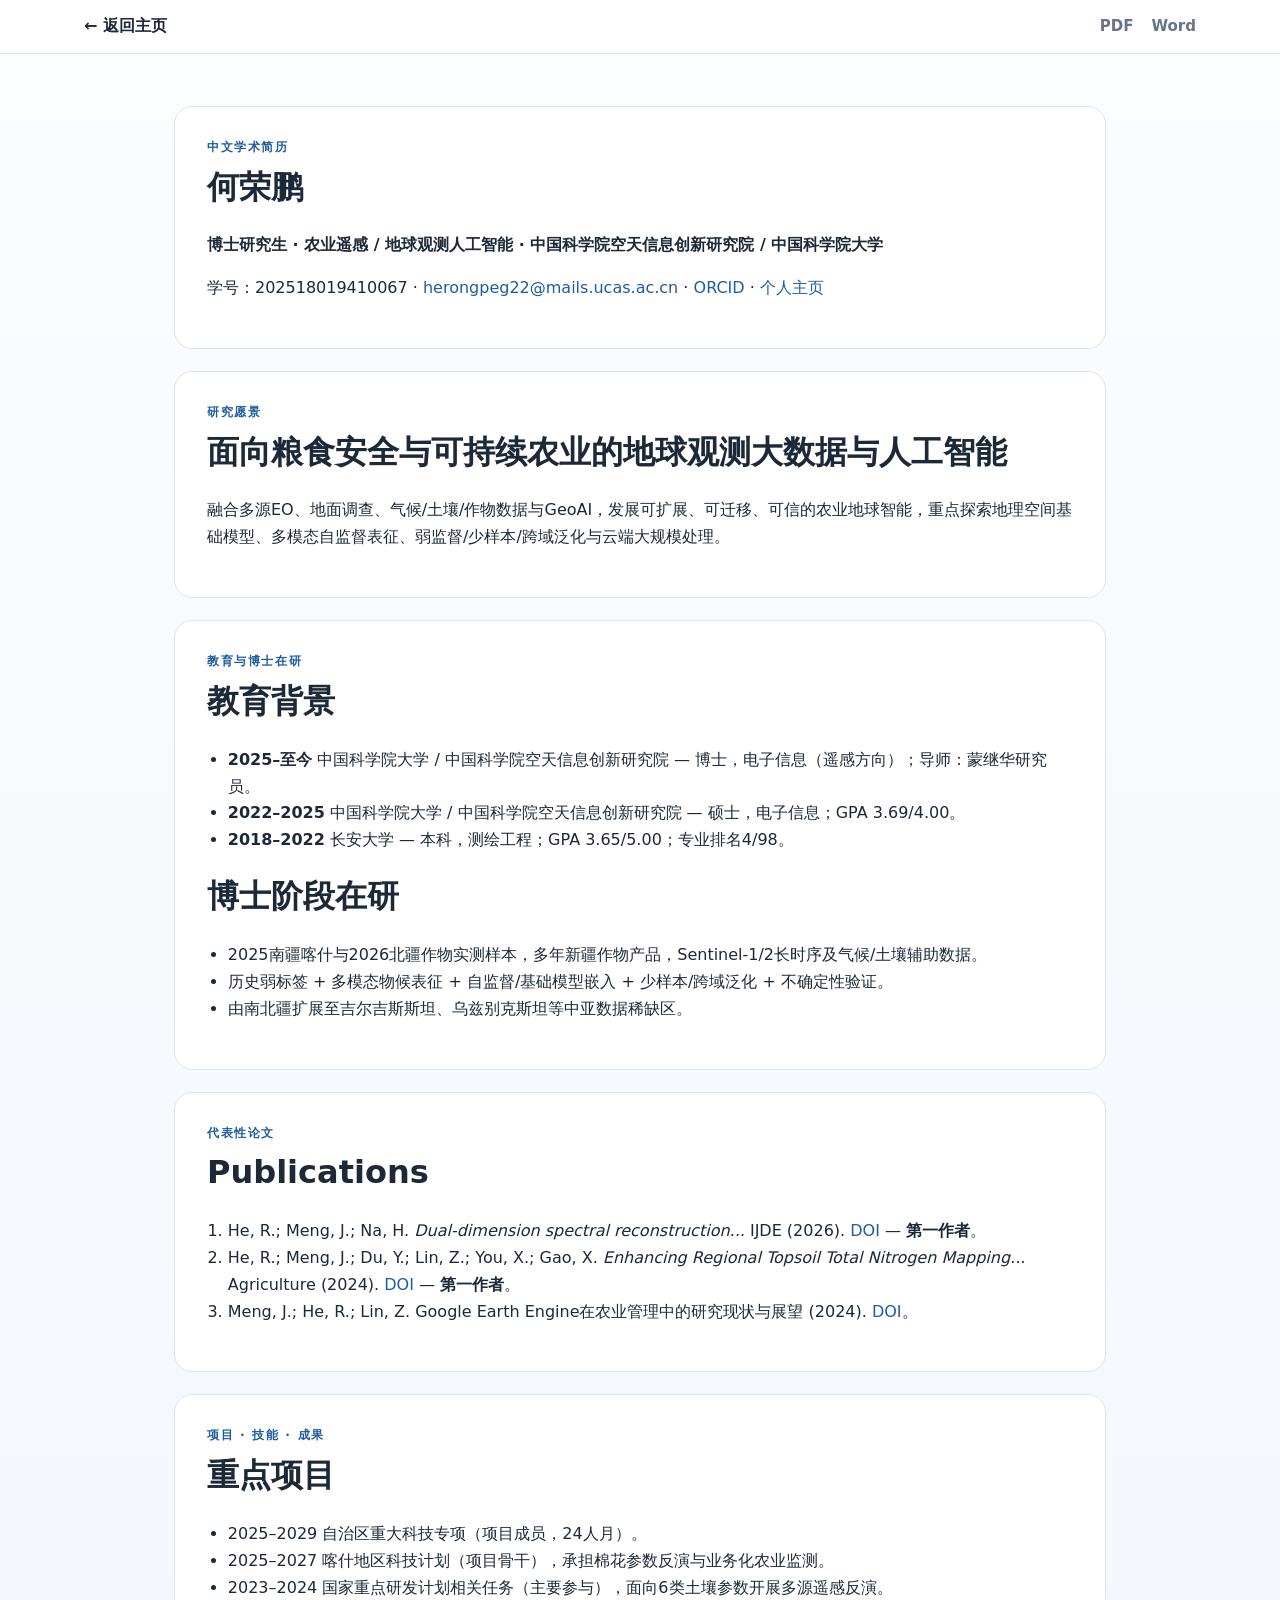
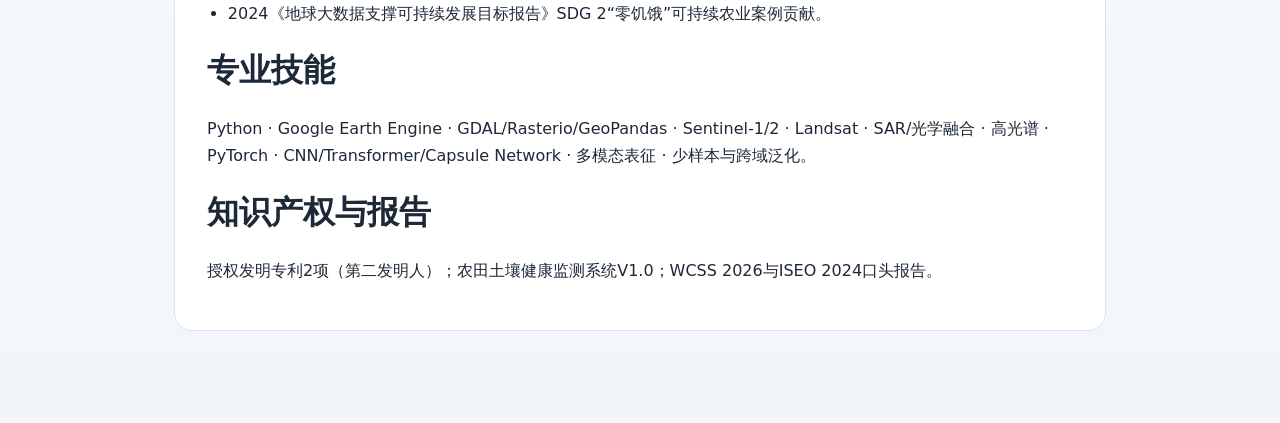
<file: docs/cv-cn.html>
<!doctype html><html lang="zh-CN"><head><meta charset="utf-8"><meta name="viewport" content="width=device-width,initial-scale=1"><title>何荣鹏 | 中文学术简历</title><style>
:root{--bg:#f3f6fb;--card:#fff;--text:#1d2938;--muted:#66758a;--blue:#1e5d9f;--dark:#123b68;--soft:#eaf2fa;--line:#dce5ef;--gold:#a56b15;--shadow:0 12px 34px rgba(30,61,98,.08)}
*{box-sizing:border-box}html{scroll-behavior:smooth}body{margin:0;font-family:Inter,ui-sans-serif,system-ui,-apple-system,"Segoe UI",Arial,sans-serif;color:var(--text);background:linear-gradient(180deg,#fbfdff,#f2f6fb);line-height:1.68}a{color:var(--blue);text-decoration:none}a:hover{text-decoration:underline}
nav{position:sticky;top:0;z-index:10;background:rgba(255,255,255,.94);backdrop-filter:blur(12px);border-bottom:1px solid var(--line)}.nav{max-width:1160px;margin:auto;padding:13px 24px;display:flex;justify-content:space-between;align-items:center}.brand{font-weight:800;color:var(--text)}.links{display:flex;gap:18px;flex-wrap:wrap}.links a{color:var(--muted);font-size:.94rem;font-weight:650}
.hero{background:radial-gradient(circle at 15% 5%,#3478d4,#173d76 38%,#0d2547 100%);color:#fff;padding:64px 24px 56px}.hero-inner{max-width:1160px;margin:auto;display:grid;grid-template-columns:220px 1fr;gap:38px;align-items:center}.portrait{width:210px;height:210px;object-fit:cover;object-position:center 23%;border-radius:50%;border:5px solid rgba(255,255,255,.92);box-shadow:0 18px 45px rgba(0,0,0,.25)}.eyebrow,.kicker{text-transform:uppercase;letter-spacing:.13em;font-size:.77rem;font-weight:800}.eyebrow{color:#cfe0ff}.hero h1{font-size:clamp(2.5rem,5vw,4.35rem);line-height:1.03;margin:6px 0}.cn{font-size:.42em;font-weight:550}.aff{color:#e8efff;margin:.4rem 0 1rem}.lead{font-size:1.1rem;max-width:850px}.actions{display:flex;gap:10px;flex-wrap:wrap;margin-top:20px}.btn{display:inline-flex;padding:10px 15px;border-radius:9px;font-weight:700;border:1px solid rgba(255,255,255,.4);color:#fff;background:rgba(255,255,255,.08)}.btn.primary{background:#fff;color:var(--dark)}.btn.light{background:var(--soft);border:1px solid #ccdaeb;color:var(--dark)}.btn:hover{text-decoration:none}
main{max-width:1160px;margin:auto;padding:30px 24px 70px}.section{background:var(--card);border:1px solid var(--line);border-radius:18px;padding:30px 32px;margin:22px 0;box-shadow:var(--shadow)}.kicker{color:var(--blue);margin:0}.section h2{font-size:2rem;margin:3px 0 18px}.section h3{margin-top:0}.muted{color:var(--muted)}.grid2{display:grid;grid-template-columns:repeat(2,minmax(0,1fr));gap:17px}.card{padding:20px;border:1px solid var(--line);border-radius:14px;background:#fbfdff}.stats{display:grid;grid-template-columns:repeat(4,1fr);gap:13px;margin-top:22px}.stat{padding:17px;background:var(--soft);border-radius:12px}.stat strong{display:block;font-size:1.45rem;color:var(--dark)}.stat span{font-size:.9rem;color:var(--muted)}.focus{margin-top:18px;padding:18px 20px;border-left:4px solid var(--blue);border-radius:10px;background:#f1f6fc}.project{padding:19px;border:1px solid var(--line);border-radius:13px;margin:13px 0}.project-meta{font-size:.92rem;color:var(--blue);font-weight:750}.sdg{background:linear-gradient(135deg,#fffdf2,#fff8dd);border-color:#ecd797}.pubs li{margin-bottom:17px}.result{color:var(--dark);font-weight:700}
.workflow-card{overflow:hidden}.figure-window{min-height:245px;border:1px dashed #aebfd3;border-radius:12px;background:linear-gradient(135deg,#f7faff,#edf3f9);display:flex;align-items:center;justify-content:center;text-align:center;padding:26px}.figure-window strong{font-size:1.13rem;color:var(--dark)}.fig-caption{font-size:.92rem;color:var(--muted);margin-top:10px}.figure-actions{display:flex;gap:10px;flex-wrap:wrap;margin-top:13px}.notice{padding:14px 16px;background:#fff6e8;border-left:4px solid #d58a20;border-radius:9px;color:#6d4b1d}
.cvactions{display:flex;gap:9px;flex-wrap:wrap;margin-top:14px}.skills{display:grid;grid-template-columns:repeat(2,1fr);gap:15px}.contact{background:linear-gradient(135deg,#f7fbff,#eaf2fa)}.contact-links{display:flex;gap:16px;flex-wrap:wrap;font-weight:700}.small{font-size:.9rem;color:var(--muted)}footer{text-align:center;color:var(--muted);font-size:.9rem;padding:20px}
@media(max-width:850px){.links{display:none}.hero-inner{grid-template-columns:1fr;text-align:center}.portrait{margin:auto}.actions,.contact-links{justify-content:center}.grid2,.skills,.stats{grid-template-columns:1fr}.section{padding:24px 20px}}
.cvbody{max-width:980px;margin:auto}.cvbody .section{box-shadow:none}.cvbody ul,.cvbody ol{padding-left:1.3rem}</style></head><body><nav><div class="nav"><a class="brand" href="index.html">← 返回主页</a><div class="links"><a href="assets/cv/何荣鹏_中文学术简历_联合培养申请版_V3.pdf">PDF</a><a href="assets/cv/何荣鹏_中文学术简历_联合培养申请版_V3.docx">Word</a></div></div></nav><main class="cvbody">
<section class="section"><p class="kicker">中文学术简历</p><h2>何荣鹏</h2><p><strong>博士研究生 · 农业遥感 / 地球观测人工智能 · 中国科学院空天信息创新研究院 / 中国科学院大学</strong></p><p>学号：202518019410067 · <a href="mailto:herongpeg22@mails.ucas.ac.cn">herongpeg22@mails.ucas.ac.cn</a> · <a href="https://orcid.org/0009-0001-4943-5326">ORCID</a> · <a href="https://hrp1204.github.io/Rongpeng-He/">个人主页</a></p></section>
<section class="section"><p class="kicker">研究愿景</p><h2>面向粮食安全与可持续农业的地球观测大数据与人工智能</h2><p>融合多源EO、地面调查、气候/土壤/作物数据与GeoAI，发展可扩展、可迁移、可信的农业地球智能，重点探索地理空间基础模型、多模态自监督表征、弱监督/少样本/跨域泛化与云端大规模处理。</p></section>
<section class="section"><p class="kicker">教育与博士在研</p><h2>教育背景</h2><ul><li><strong>2025–至今</strong> 中国科学院大学 / 中国科学院空天信息创新研究院 — 博士，电子信息（遥感方向）；导师：蒙继华研究员。</li><li><strong>2022–2025</strong> 中国科学院大学 / 中国科学院空天信息创新研究院 — 硕士，电子信息；GPA 3.69/4.00。</li><li><strong>2018–2022</strong> 长安大学 — 本科，测绘工程；GPA 3.65/5.00；专业排名4/98。</li></ul><h2>博士阶段在研</h2><ul><li>2025南疆喀什与2026北疆作物实测样本，多年新疆作物产品，Sentinel-1/2长时序及气候/土壤辅助数据。</li><li>历史弱标签 + 多模态物候表征 + 自监督/基础模型嵌入 + 少样本/跨域泛化 + 不确定性验证。</li><li>由南北疆扩展至吉尔吉斯斯坦、乌兹别克斯坦等中亚数据稀缺区。</li></ul></section>
<section class="section"><p class="kicker">代表性论文</p><h2>Publications</h2><ol><li>He, R.; Meng, J.; Na, H. <em>Dual-dimension spectral reconstruction...</em> IJDE (2026). <a href="https://doi.org/10.1080/17538947.2026.2697113">DOI</a> — <strong>第一作者</strong>。</li><li>He, R.; Meng, J.; Du, Y.; Lin, Z.; You, X.; Gao, X. <em>Enhancing Regional Topsoil Total Nitrogen Mapping...</em> Agriculture (2024). <a href="https://doi.org/10.3390/agriculture14122145">DOI</a> — <strong>第一作者</strong>。</li><li>Meng, J.; He, R.; Lin, Z. Google Earth Engine在农业管理中的研究现状与展望 (2024). <a href="https://doi.org/10.12082/dqxxkx.2024.230760">DOI</a>。</li></ol></section>
<section class="section"><p class="kicker">项目 · 技能 · 成果</p><h2>重点项目</h2><ul><li>2025–2029 自治区重大科技专项（项目成员，24人月）。</li><li>2025–2027 喀什地区科技计划（项目骨干），承担棉花参数反演与业务化农业监测。</li><li>2023–2024 国家重点研发计划相关任务（主要参与），面向6类土壤参数开展多源遥感反演。</li><li>2024《地球大数据支撑可持续发展目标报告》SDG 2“零饥饿”可持续农业案例贡献。</li></ul><h2>专业技能</h2><p>Python · Google Earth Engine · GDAL/Rasterio/GeoPandas · Sentinel-1/2 · Landsat · SAR/光学融合 · 高光谱 · PyTorch · CNN/Transformer/Capsule Network · 多模态表征 · 少样本与跨域泛化。</p><h2>知识产权与报告</h2><p>授权发明专利2项（第二发明人）；农田土壤健康监测系统V1.0；WCSS 2026与ISEO 2024口头报告。</p></section>
</main></body></html>
</file>
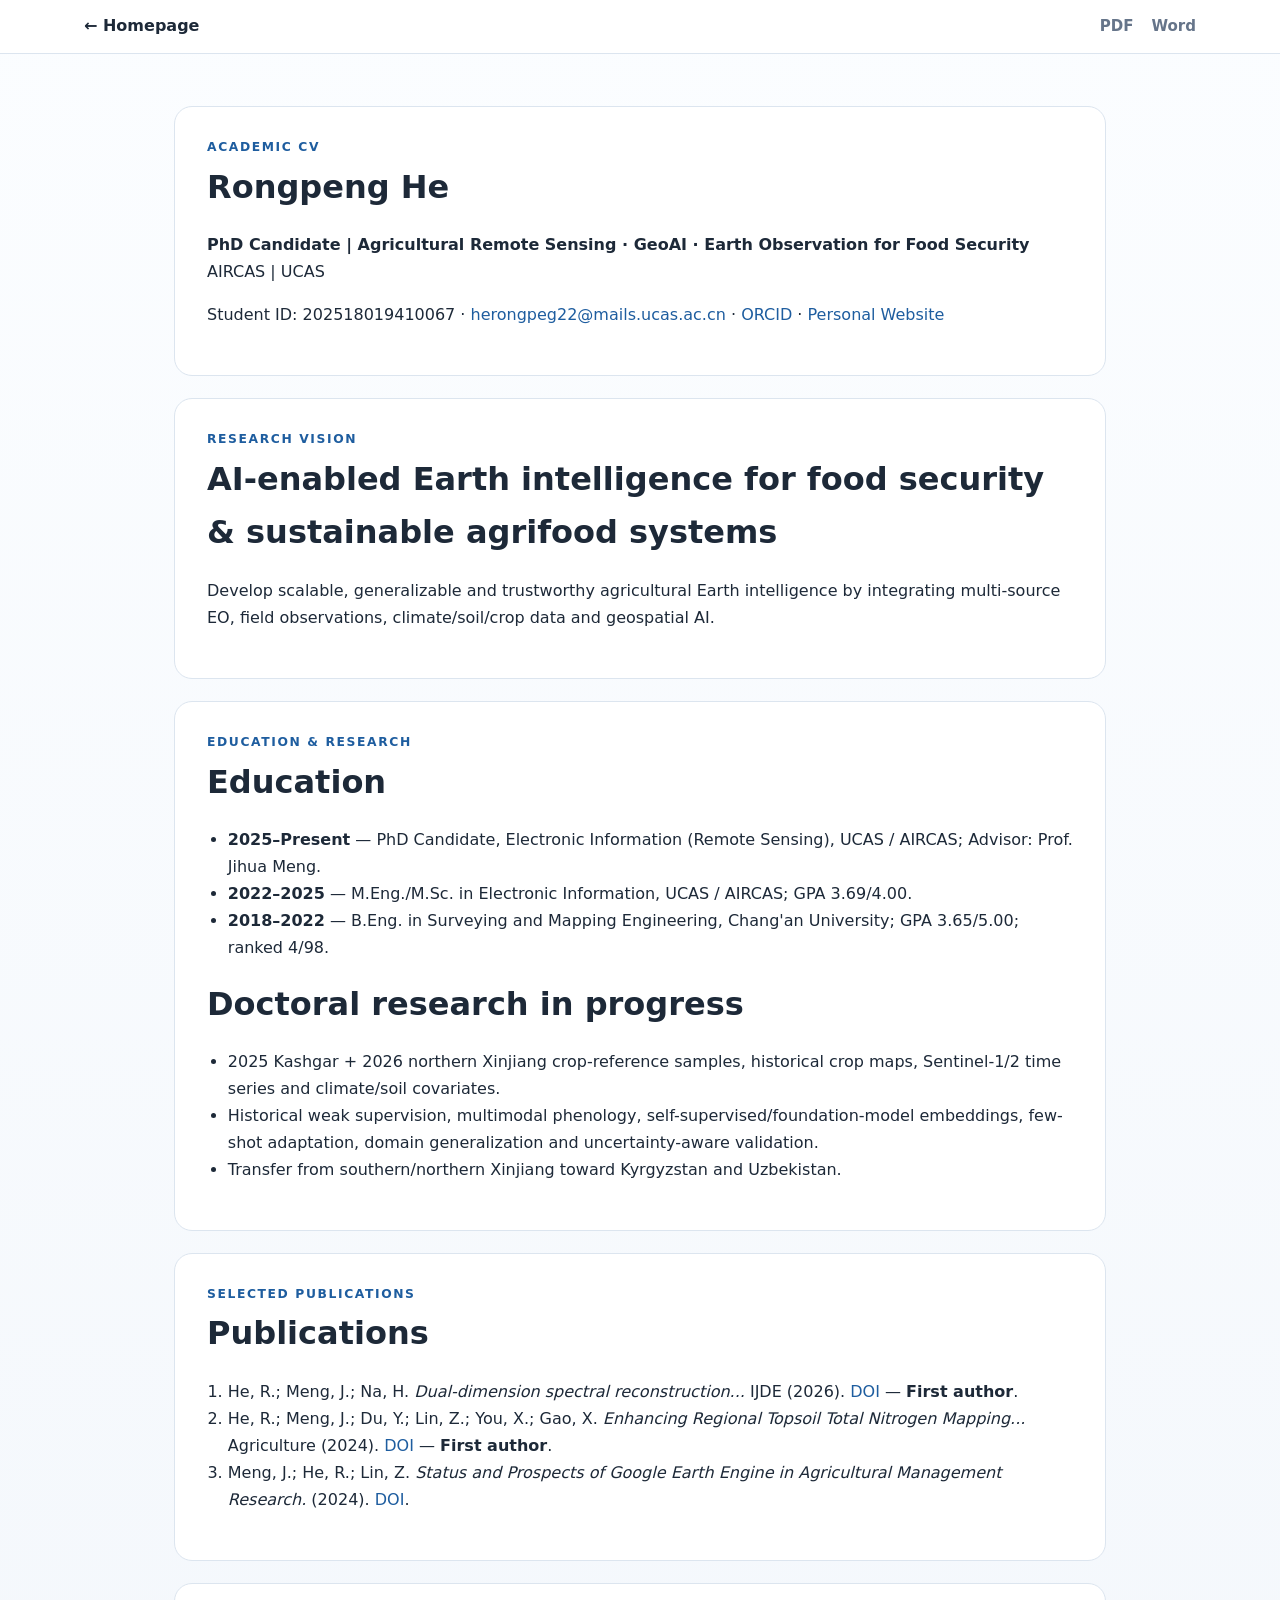
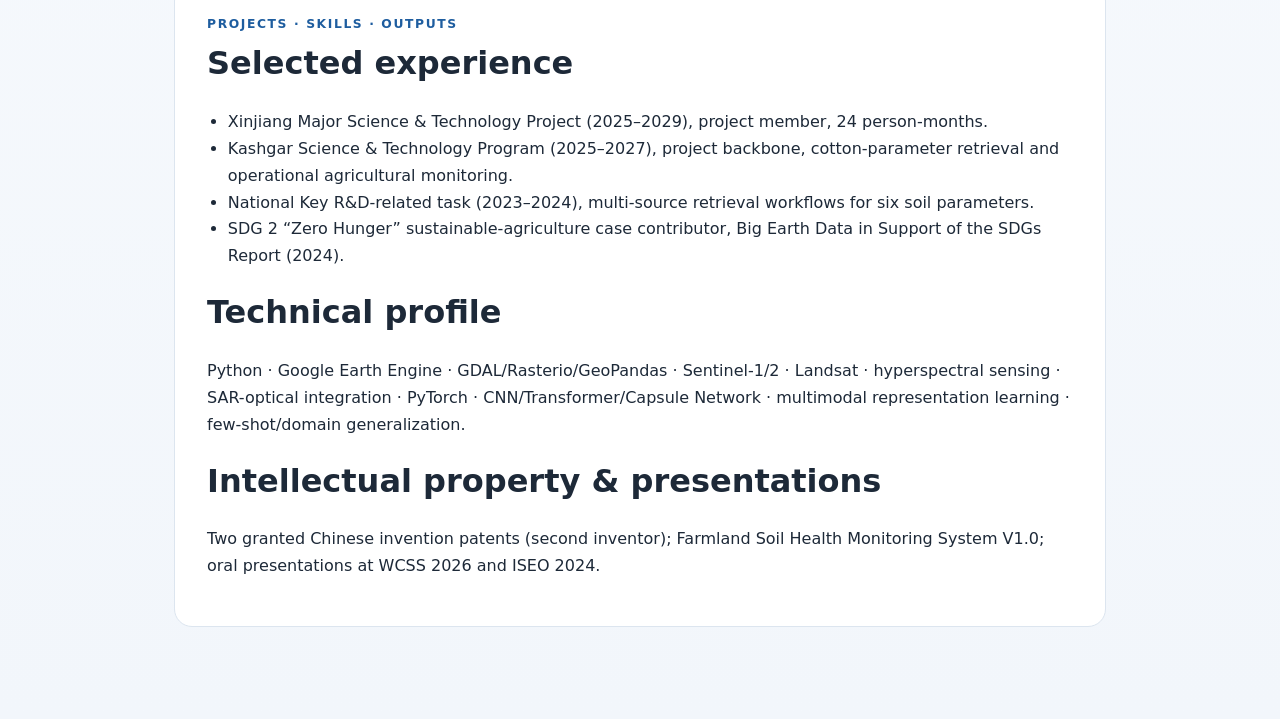
<file: docs/cv-en.html>
<!doctype html><html lang="en"><head><meta charset="utf-8"><meta name="viewport" content="width=device-width,initial-scale=1"><title>Rongpeng He | Academic CV</title><style>
:root{--bg:#f3f6fb;--card:#fff;--text:#1d2938;--muted:#66758a;--blue:#1e5d9f;--dark:#123b68;--soft:#eaf2fa;--line:#dce5ef;--gold:#a56b15;--shadow:0 12px 34px rgba(30,61,98,.08)}
*{box-sizing:border-box}html{scroll-behavior:smooth}body{margin:0;font-family:Inter,ui-sans-serif,system-ui,-apple-system,"Segoe UI",Arial,sans-serif;color:var(--text);background:linear-gradient(180deg,#fbfdff,#f2f6fb);line-height:1.68}a{color:var(--blue);text-decoration:none}a:hover{text-decoration:underline}
nav{position:sticky;top:0;z-index:10;background:rgba(255,255,255,.94);backdrop-filter:blur(12px);border-bottom:1px solid var(--line)}.nav{max-width:1160px;margin:auto;padding:13px 24px;display:flex;justify-content:space-between;align-items:center}.brand{font-weight:800;color:var(--text)}.links{display:flex;gap:18px;flex-wrap:wrap}.links a{color:var(--muted);font-size:.94rem;font-weight:650}
.hero{background:radial-gradient(circle at 15% 5%,#3478d4,#173d76 38%,#0d2547 100%);color:#fff;padding:64px 24px 56px}.hero-inner{max-width:1160px;margin:auto;display:grid;grid-template-columns:220px 1fr;gap:38px;align-items:center}.portrait{width:210px;height:210px;object-fit:cover;object-position:center 23%;border-radius:50%;border:5px solid rgba(255,255,255,.92);box-shadow:0 18px 45px rgba(0,0,0,.25)}.eyebrow,.kicker{text-transform:uppercase;letter-spacing:.13em;font-size:.77rem;font-weight:800}.eyebrow{color:#cfe0ff}.hero h1{font-size:clamp(2.5rem,5vw,4.35rem);line-height:1.03;margin:6px 0}.cn{font-size:.42em;font-weight:550}.aff{color:#e8efff;margin:.4rem 0 1rem}.lead{font-size:1.1rem;max-width:850px}.actions{display:flex;gap:10px;flex-wrap:wrap;margin-top:20px}.btn{display:inline-flex;padding:10px 15px;border-radius:9px;font-weight:700;border:1px solid rgba(255,255,255,.4);color:#fff;background:rgba(255,255,255,.08)}.btn.primary{background:#fff;color:var(--dark)}.btn.light{background:var(--soft);border:1px solid #ccdaeb;color:var(--dark)}.btn:hover{text-decoration:none}
main{max-width:1160px;margin:auto;padding:30px 24px 70px}.section{background:var(--card);border:1px solid var(--line);border-radius:18px;padding:30px 32px;margin:22px 0;box-shadow:var(--shadow)}.kicker{color:var(--blue);margin:0}.section h2{font-size:2rem;margin:3px 0 18px}.section h3{margin-top:0}.muted{color:var(--muted)}.grid2{display:grid;grid-template-columns:repeat(2,minmax(0,1fr));gap:17px}.card{padding:20px;border:1px solid var(--line);border-radius:14px;background:#fbfdff}.stats{display:grid;grid-template-columns:repeat(4,1fr);gap:13px;margin-top:22px}.stat{padding:17px;background:var(--soft);border-radius:12px}.stat strong{display:block;font-size:1.45rem;color:var(--dark)}.stat span{font-size:.9rem;color:var(--muted)}.focus{margin-top:18px;padding:18px 20px;border-left:4px solid var(--blue);border-radius:10px;background:#f1f6fc}.project{padding:19px;border:1px solid var(--line);border-radius:13px;margin:13px 0}.project-meta{font-size:.92rem;color:var(--blue);font-weight:750}.sdg{background:linear-gradient(135deg,#fffdf2,#fff8dd);border-color:#ecd797}.pubs li{margin-bottom:17px}.result{color:var(--dark);font-weight:700}
.workflow-card{overflow:hidden}.figure-window{min-height:245px;border:1px dashed #aebfd3;border-radius:12px;background:linear-gradient(135deg,#f7faff,#edf3f9);display:flex;align-items:center;justify-content:center;text-align:center;padding:26px}.figure-window strong{font-size:1.13rem;color:var(--dark)}.fig-caption{font-size:.92rem;color:var(--muted);margin-top:10px}.figure-actions{display:flex;gap:10px;flex-wrap:wrap;margin-top:13px}.notice{padding:14px 16px;background:#fff6e8;border-left:4px solid #d58a20;border-radius:9px;color:#6d4b1d}
.cvactions{display:flex;gap:9px;flex-wrap:wrap;margin-top:14px}.skills{display:grid;grid-template-columns:repeat(2,1fr);gap:15px}.contact{background:linear-gradient(135deg,#f7fbff,#eaf2fa)}.contact-links{display:flex;gap:16px;flex-wrap:wrap;font-weight:700}.small{font-size:.9rem;color:var(--muted)}footer{text-align:center;color:var(--muted);font-size:.9rem;padding:20px}
@media(max-width:850px){.links{display:none}.hero-inner{grid-template-columns:1fr;text-align:center}.portrait{margin:auto}.actions,.contact-links{justify-content:center}.grid2,.skills,.stats{grid-template-columns:1fr}.section{padding:24px 20px}}
.cvbody{max-width:980px;margin:auto}.cvbody .section{box-shadow:none}.cvbody ul,.cvbody ol{padding-left:1.3rem}</style></head><body><nav><div class="nav"><a class="brand" href="index.html">← Homepage</a><div class="links"><a href="assets/cv/Rongpeng_He_Academic_CV_Visiting_PhD_V3.pdf">PDF</a><a href="assets/cv/Rongpeng_He_Academic_CV_Visiting_PhD_V3.docx">Word</a></div></div></nav><main class="cvbody">
<section class="section"><p class="kicker">ACADEMIC CV</p><h2>Rongpeng He</h2><p><strong>PhD Candidate | Agricultural Remote Sensing · GeoAI · Earth Observation for Food Security</strong><br>AIRCAS | UCAS</p><p>Student ID: 202518019410067 · <a href="mailto:herongpeg22@mails.ucas.ac.cn">herongpeg22@mails.ucas.ac.cn</a> · <a href="https://orcid.org/0009-0001-4943-5326">ORCID</a> · <a href="https://hrp1204.github.io/Rongpeng-He/">Personal Website</a></p></section>
<section class="section"><p class="kicker">RESEARCH VISION</p><h2>AI-enabled Earth intelligence for food security & sustainable agrifood systems</h2><p>Develop scalable, generalizable and trustworthy agricultural Earth intelligence by integrating multi-source EO, field observations, climate/soil/crop data and geospatial AI.</p></section>
<section class="section"><p class="kicker">EDUCATION & RESEARCH</p><h2>Education</h2><ul><li><strong>2025–Present</strong> — PhD Candidate, Electronic Information (Remote Sensing), UCAS / AIRCAS; Advisor: Prof. Jihua Meng.</li><li><strong>2022–2025</strong> — M.Eng./M.Sc. in Electronic Information, UCAS / AIRCAS; GPA 3.69/4.00.</li><li><strong>2018–2022</strong> — B.Eng. in Surveying and Mapping Engineering, Chang'an University; GPA 3.65/5.00; ranked 4/98.</li></ul><h2>Doctoral research in progress</h2><ul><li>2025 Kashgar + 2026 northern Xinjiang crop-reference samples, historical crop maps, Sentinel-1/2 time series and climate/soil covariates.</li><li>Historical weak supervision, multimodal phenology, self-supervised/foundation-model embeddings, few-shot adaptation, domain generalization and uncertainty-aware validation.</li><li>Transfer from southern/northern Xinjiang toward Kyrgyzstan and Uzbekistan.</li></ul></section>
<section class="section"><p class="kicker">SELECTED PUBLICATIONS</p><h2>Publications</h2><ol><li>He, R.; Meng, J.; Na, H. <em>Dual-dimension spectral reconstruction...</em> IJDE (2026). <a href="https://doi.org/10.1080/17538947.2026.2697113">DOI</a> — <strong>First author</strong>.</li><li>He, R.; Meng, J.; Du, Y.; Lin, Z.; You, X.; Gao, X. <em>Enhancing Regional Topsoil Total Nitrogen Mapping...</em> Agriculture (2024). <a href="https://doi.org/10.3390/agriculture14122145">DOI</a> — <strong>First author</strong>.</li><li>Meng, J.; He, R.; Lin, Z. <em>Status and Prospects of Google Earth Engine in Agricultural Management Research.</em> (2024). <a href="https://doi.org/10.12082/dqxxkx.2024.230760">DOI</a>.</li></ol></section>
<section class="section"><p class="kicker">PROJECTS · SKILLS · OUTPUTS</p><h2>Selected experience</h2><ul><li>Xinjiang Major Science & Technology Project (2025–2029), project member, 24 person-months.</li><li>Kashgar Science & Technology Program (2025–2027), project backbone, cotton-parameter retrieval and operational agricultural monitoring.</li><li>National Key R&D-related task (2023–2024), multi-source retrieval workflows for six soil parameters.</li><li>SDG 2 “Zero Hunger” sustainable-agriculture case contributor, Big Earth Data in Support of the SDGs Report (2024).</li></ul><h2>Technical profile</h2><p>Python · Google Earth Engine · GDAL/Rasterio/GeoPandas · Sentinel-1/2 · Landsat · hyperspectral sensing · SAR-optical integration · PyTorch · CNN/Transformer/Capsule Network · multimodal representation learning · few-shot/domain generalization.</p><h2>Intellectual property & presentations</h2><p>Two granted Chinese invention patents (second inventor); Farmland Soil Health Monitoring System V1.0; oral presentations at WCSS 2026 and ISEO 2024.</p></section>
</main></body></html>
</file>
<file: styles.css>
:root {
  --bg: #f4f7fb;
  --card: #ffffff;
  --text: #172033;
  --muted: #5f6c80;
  --accent: #2155a6;
  --accent-soft: #eaf1ff;
  --line: #dfe6f1;
  --shadow: 0 12px 32px rgba(26, 44, 79, 0.08);
}

* { box-sizing: border-box; }
html { scroll-behavior: smooth; }
body {
  margin: 0;
  font-family: Inter, ui-sans-serif, system-ui, -apple-system, BlinkMacSystemFont, "Segoe UI", Arial, sans-serif;
  color: var(--text);
  background: var(--bg);
  line-height: 1.7;
}

a { color: var(--accent); text-decoration: none; }
a:hover { text-decoration: underline; }

.topnav {
  position: sticky;
  top: 0;
  z-index: 50;
  background: rgba(255,255,255,0.94);
  border-bottom: 1px solid var(--line);
  backdrop-filter: blur(10px);
}

.nav-inner {
  max-width: 1120px;
  margin: 0 auto;
  padding: 14px 24px;
  display: flex;
  align-items: center;
  justify-content: space-between;
  gap: 24px;
}

.brand { font-weight: 750; color: var(--text); }
.nav-links { display: flex; flex-wrap: wrap; gap: 18px; }
.nav-links a { color: var(--muted); font-size: 0.95rem; }

.hero {
  background: linear-gradient(135deg, #0e234a 0%, #173d78 55%, #1e5ca5 100%);
  color: white;
  padding: 74px 24px 58px;
}

.hero-inner {
  max-width: 1120px;
  margin: 0 auto;
  display: grid;
  grid-template-columns: 185px 1fr;
  gap: 38px;
  align-items: center;
}

.profile-pic {
  width: 175px;
  height: 175px;
  object-fit: cover;
  border-radius: 50%;
  border: 5px solid rgba(255,255,255,0.88);
  box-shadow: 0 18px 50px rgba(0,0,0,0.24);
}

.eyebrow, .section-kicker {
  text-transform: uppercase;
  letter-spacing: 0.14em;
  font-weight: 700;
  font-size: 0.78rem;
}

.eyebrow { color: #c8dbff; margin: 0 0 10px; }
.hero h1 { margin: 0 0 8px; font-size: clamp(2.5rem, 5vw, 4.6rem); line-height: 1.05; }
.cn-name { font-size: 0.45em; font-weight: 500; opacity: 0.82; }
.affiliation { margin: 0 0 18px; color: #e4edff; }
.hero-statement { max-width: 850px; font-size: 1.13rem; color: #f5f8ff; }

.hero-actions { display: flex; flex-wrap: wrap; gap: 10px; margin-top: 22px; }
.button {
  display: inline-block;
  padding: 10px 15px;
  border: 1px solid rgba(255,255,255,0.45);
  border-radius: 9px;
  color: white;
  background: rgba(255,255,255,0.08);
  font-weight: 650;
}
.button.primary { background: white; color: #153b73; border-color: white; }
.button:hover { text-decoration: none; transform: translateY(-1px); }

main { max-width: 1120px; margin: 0 auto; padding: 34px 24px 68px; }
.section-card {
  background: var(--card);
  border: 1px solid var(--line);
  border-radius: 18px;
  padding: 32px;
  margin: 22px 0;
  box-shadow: var(--shadow);
}
.section-heading { margin-bottom: 18px; }
.section-heading h2 { margin: 2px 0 0; font-size: 2rem; }
.section-kicker { color: var(--accent); margin: 0; }

.stats {
  margin-top: 24px;
  display: grid;
  grid-template-columns: repeat(4, 1fr);
  gap: 14px;
}
.stats div { background: var(--accent-soft); border-radius: 12px; padding: 18px; }
.stats strong { display: block; font-size: 1.45rem; color: var(--accent); }
.stats span { color: var(--muted); font-size: 0.9rem; }

.research-grid, .skill-grid {
  display: grid;
  grid-template-columns: repeat(2, minmax(0, 1fr));
  gap: 16px;
}
.research-grid article, .skill-grid div {
  border: 1px solid var(--line);
  border-radius: 14px;
  padding: 20px;
  background: #fbfcff;
}
.research-grid h3, .skill-grid h3, .project h3, .timeline h3 { margin-top: 0; }
.focus-box {
  margin-top: 18px;
  padding: 18px 20px;
  background: linear-gradient(135deg, #eef4ff, #f8fbff);
  border-left: 4px solid var(--accent);
  border-radius: 10px;
}

.timeline { display: grid; gap: 20px; }
.timeline-item { display: grid; grid-template-columns: 145px 1fr; gap: 24px; }
.time { color: var(--accent); font-weight: 750; }
.timeline p { margin: 4px 0; }

.publication-list { padding-left: 1.35rem; }
.publication-list li { margin-bottom: 18px; }
.highlight { color: var(--accent); font-weight: 650; }

.project-list { display: grid; gap: 16px; }
.project { border: 1px solid var(--line); border-radius: 14px; padding: 20px; }
.project-meta { color: var(--accent); font-weight: 700; font-size: 0.9rem; margin-bottom: 6px; }
.featured-project { background: linear-gradient(135deg, #fffdf4, #fff8df); border-color: #f0d98a; }

.clean-list { margin: 0; padding-left: 1.2rem; }
.clean-list li { margin: 10px 0; }
.two-col { columns: 2; column-gap: 42px; }
.two-col li { break-inside: avoid; }

.muted { color: var(--muted); }
.method-note { margin-top: 18px; }
.contact-card { background: linear-gradient(135deg, #f8fbff, #eef4ff); }
.contact-links { display: flex; flex-wrap: wrap; gap: 12px 20px; margin: 16px 0; }
.contact-links a { font-weight: 650; }

footer {
  text-align: center;
  padding: 24px;
  color: var(--muted);
  font-size: 0.9rem;
}

@media (max-width: 800px) {
  .nav-links { display: none; }
  .hero-inner { grid-template-columns: 1fr; text-align: center; }
  .profile-pic { margin: 0 auto; }
  .hero-actions { justify-content: center; }
  .research-grid, .skill-grid, .stats { grid-template-columns: 1fr; }
  .timeline-item { grid-template-columns: 1fr; gap: 4px; }
  .two-col { columns: 1; }
  .section-card { padding: 24px 20px; }
}
</file>
